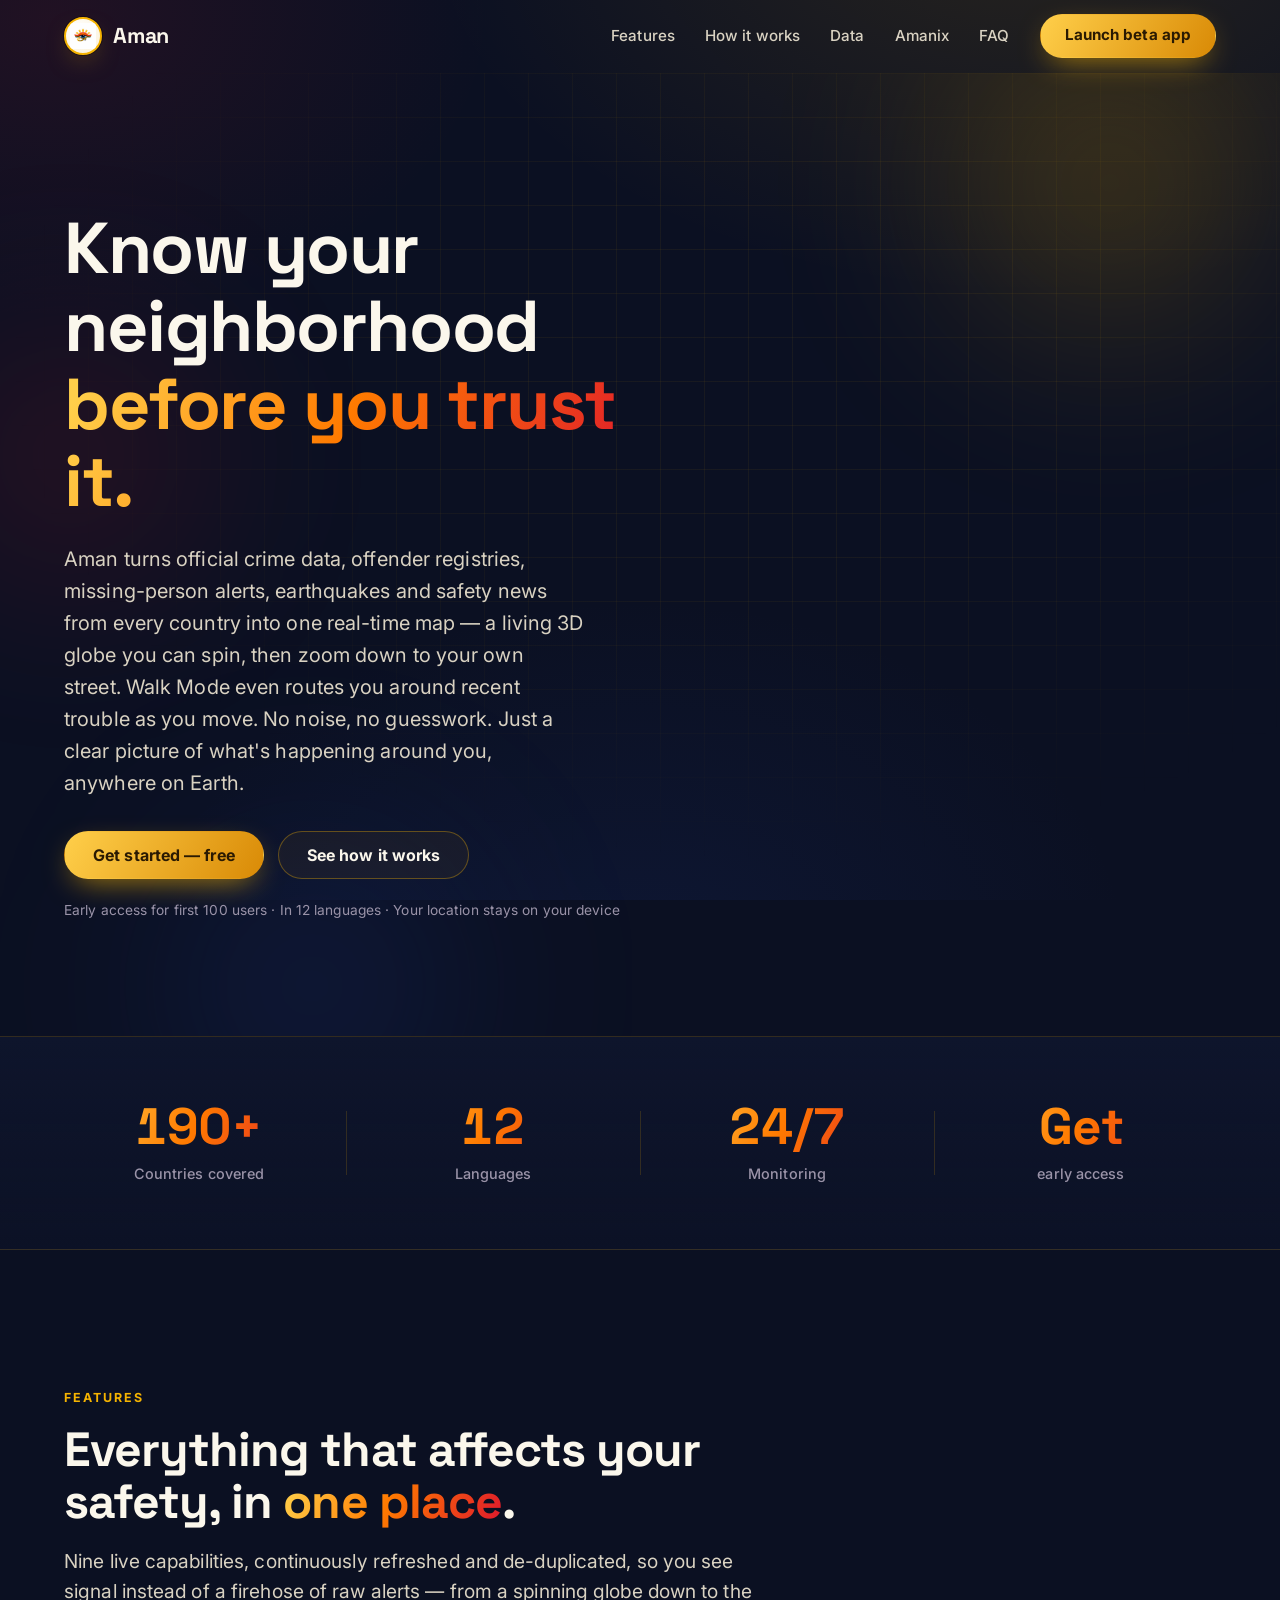
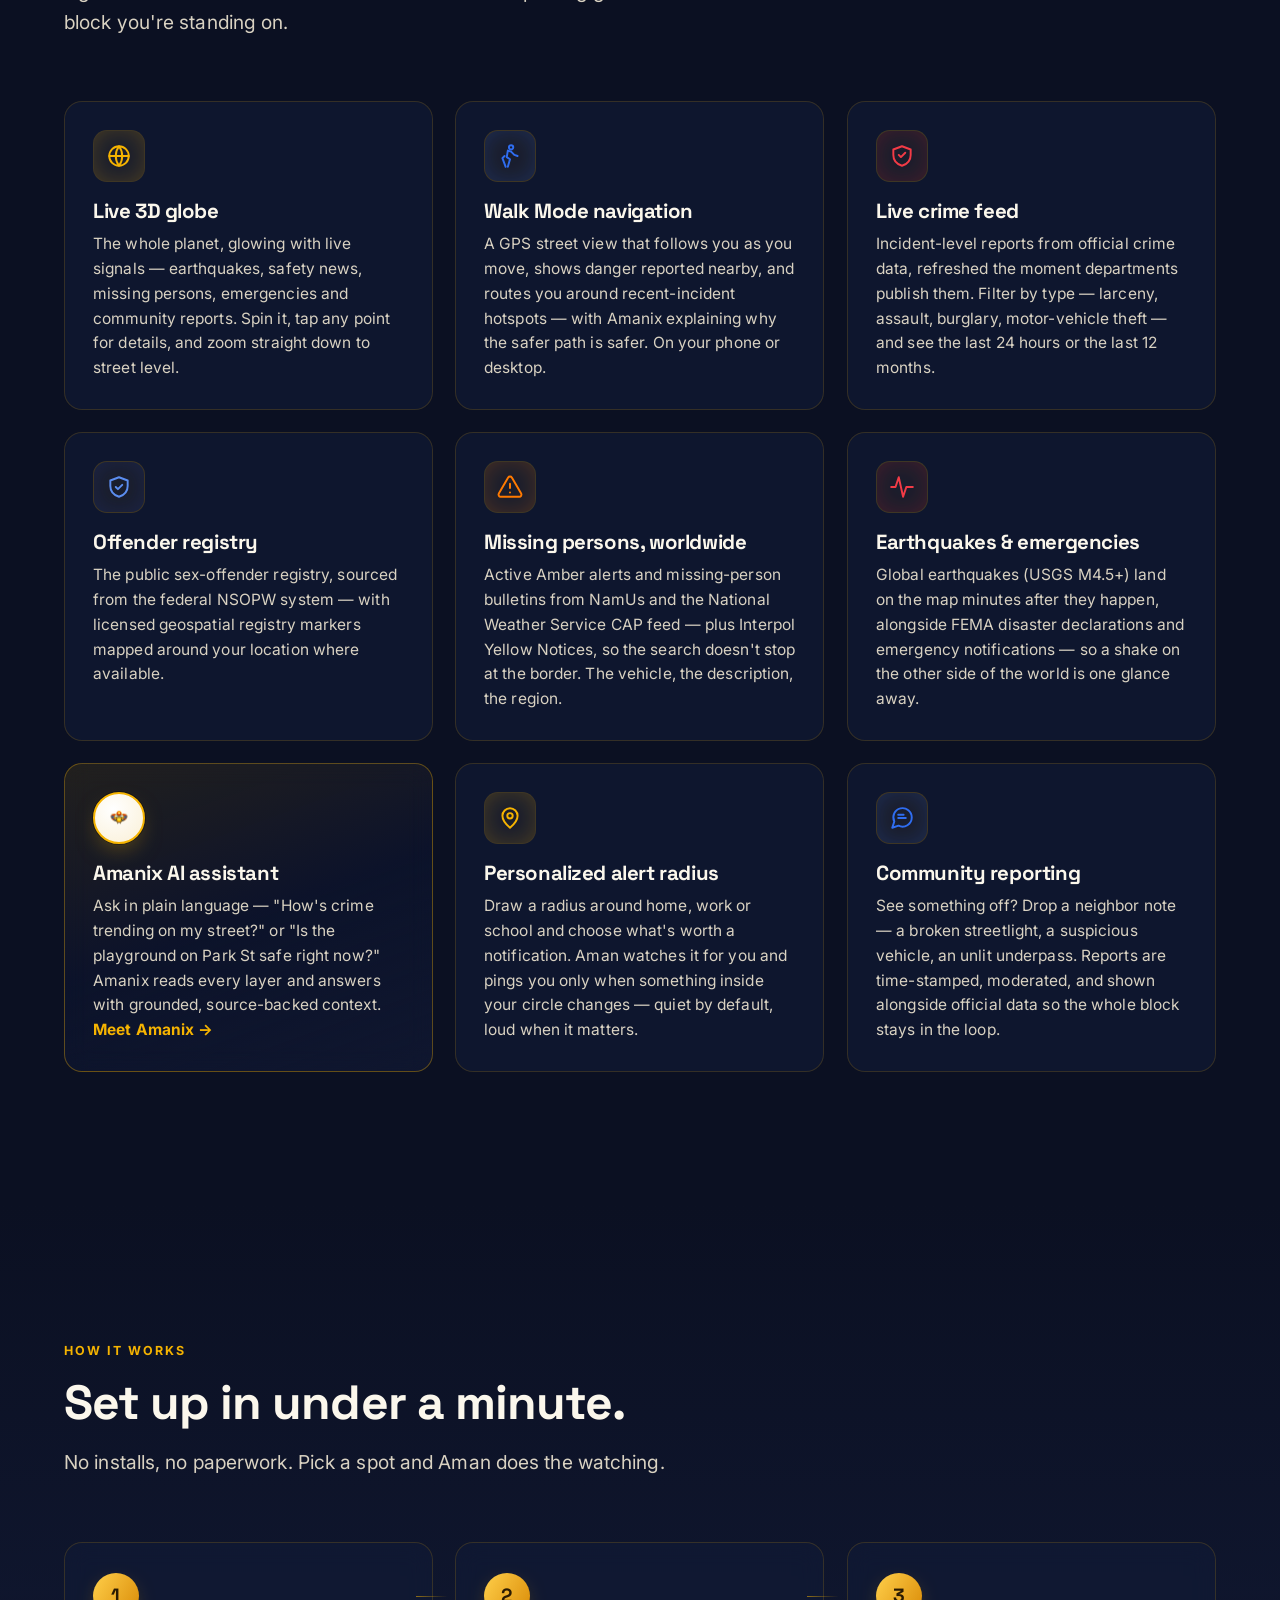
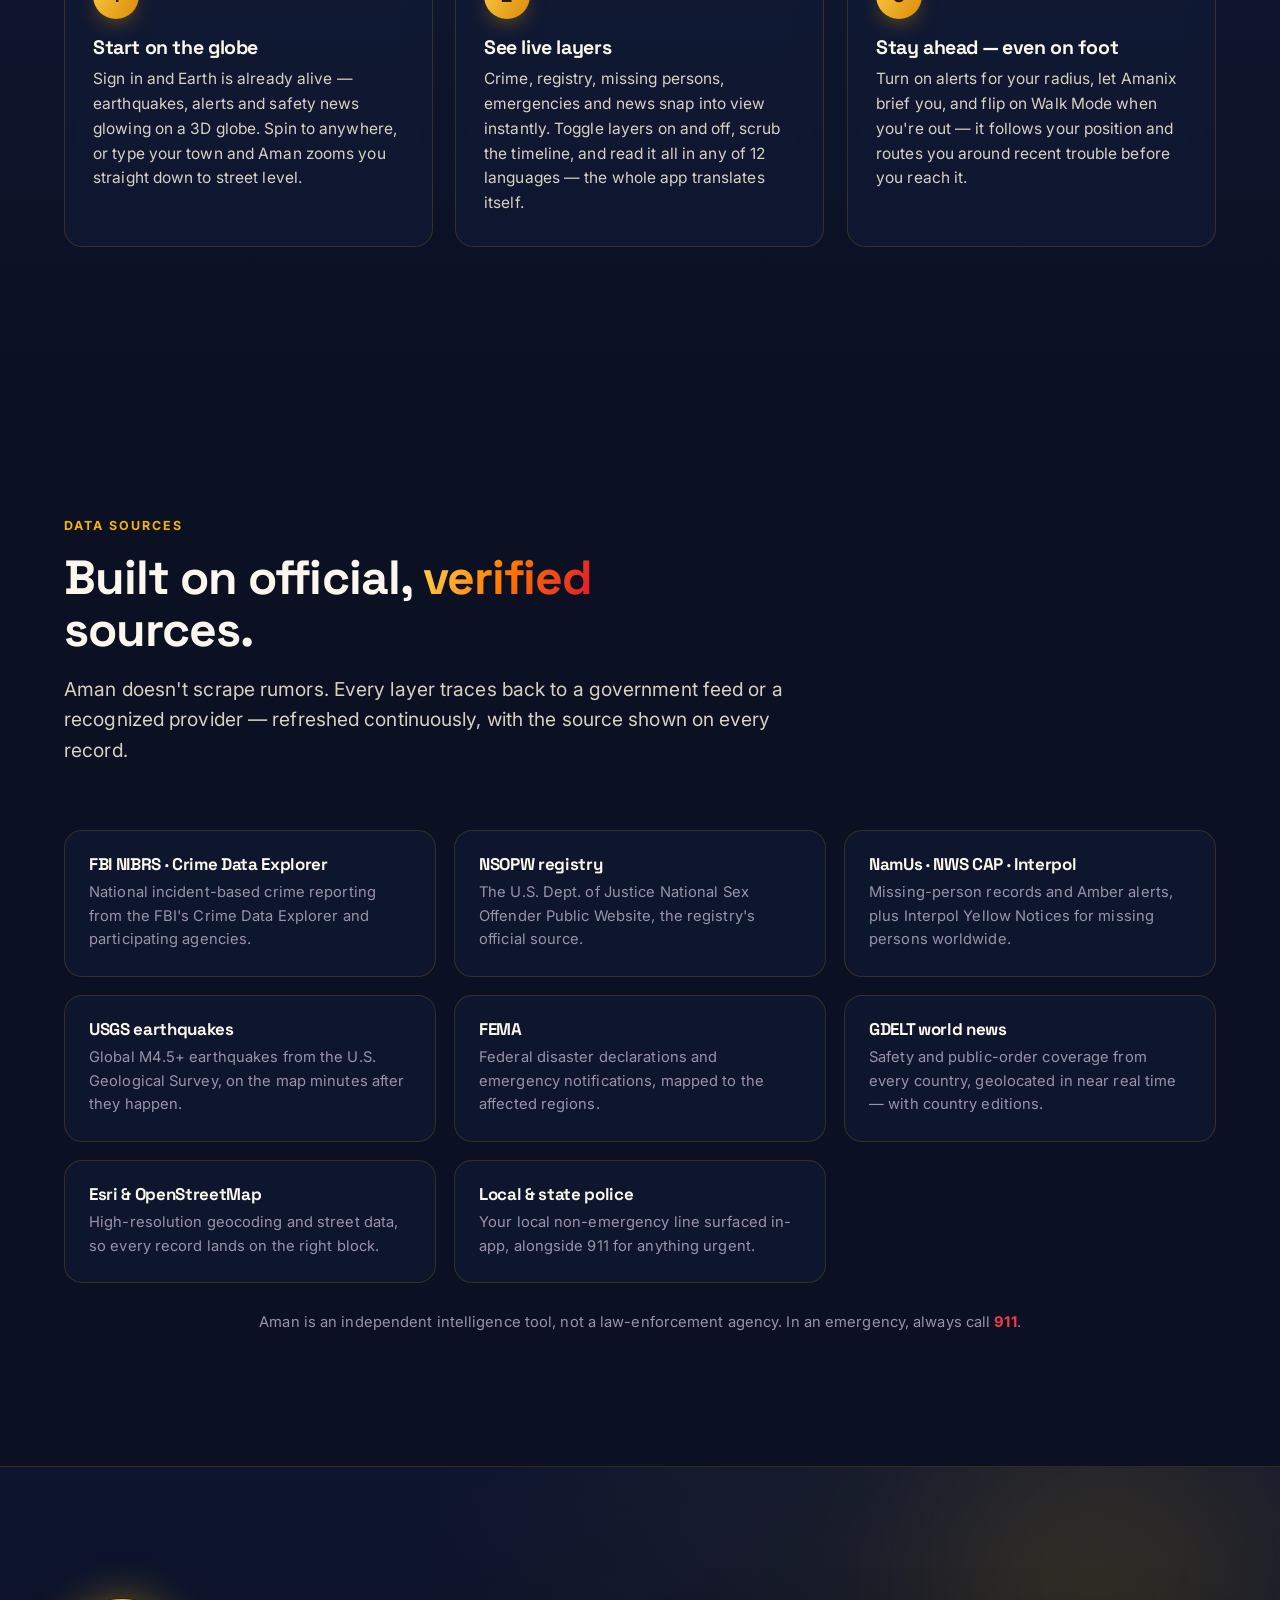
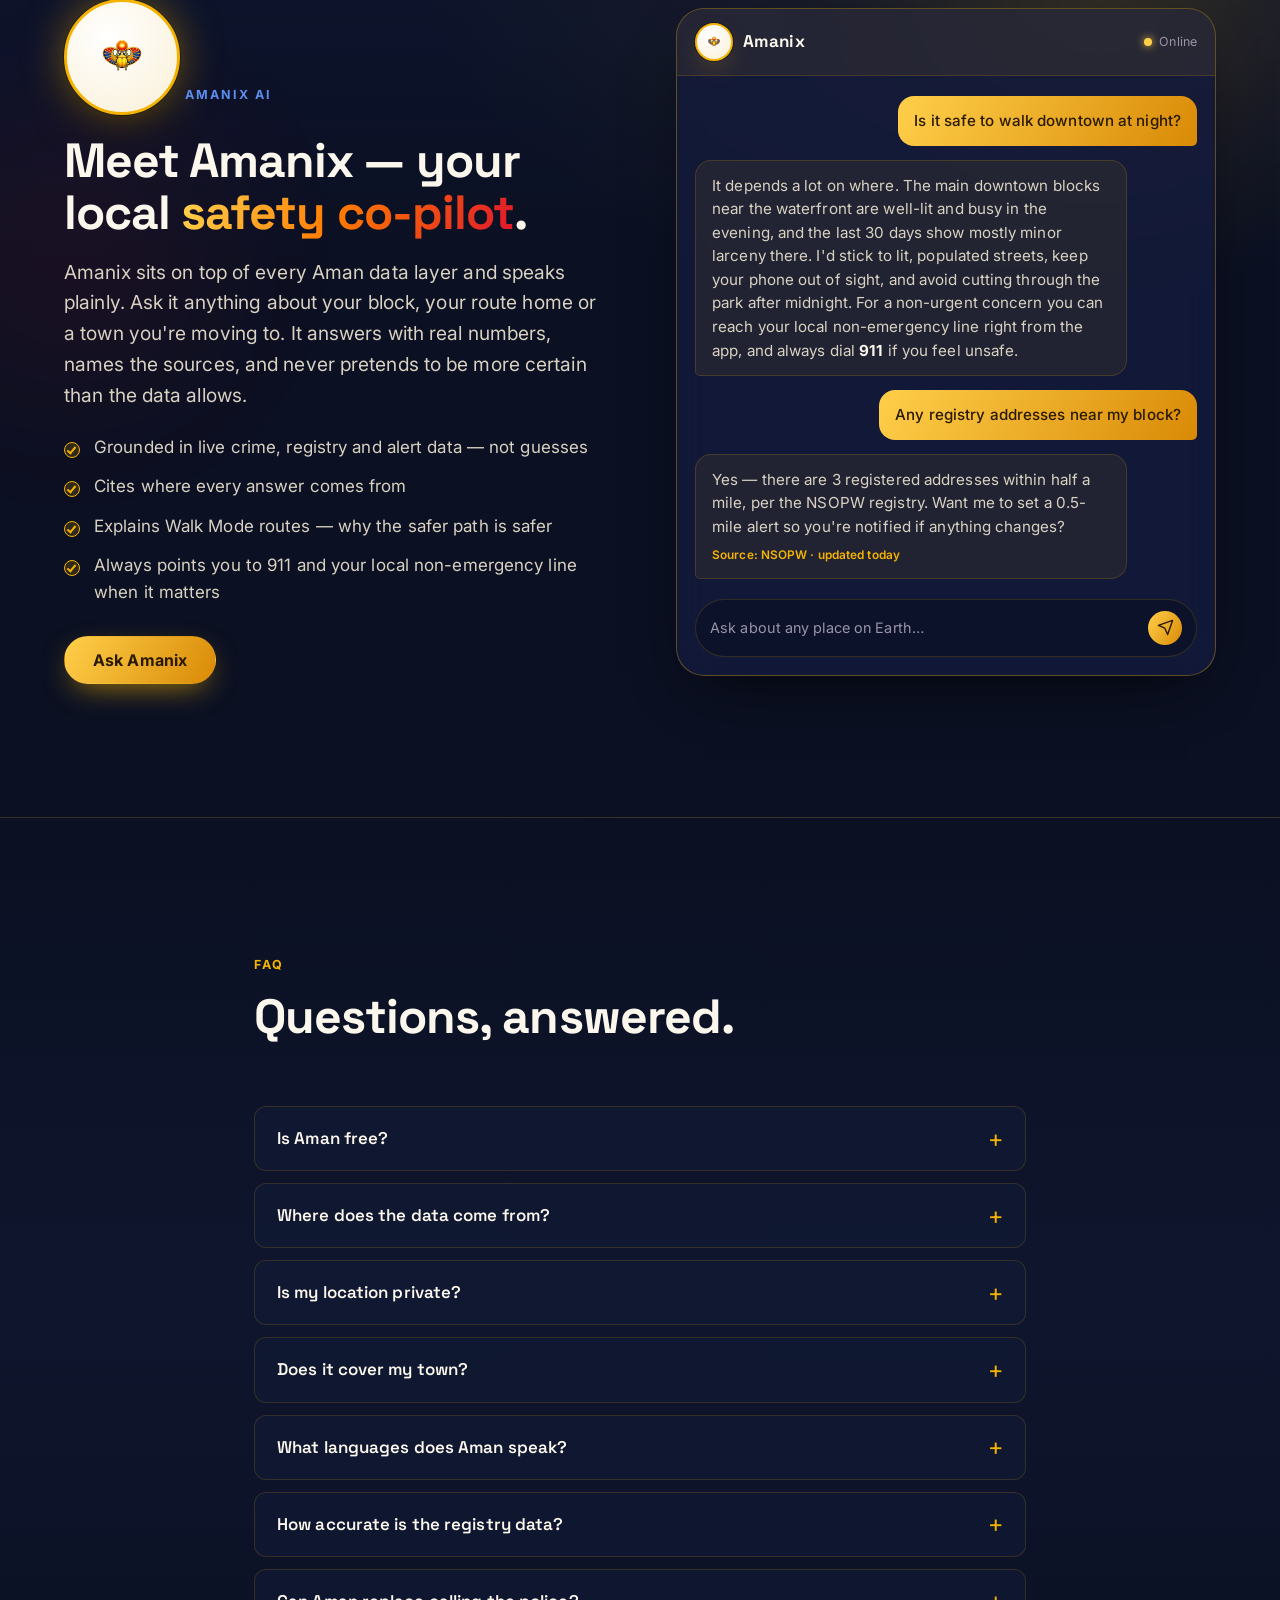
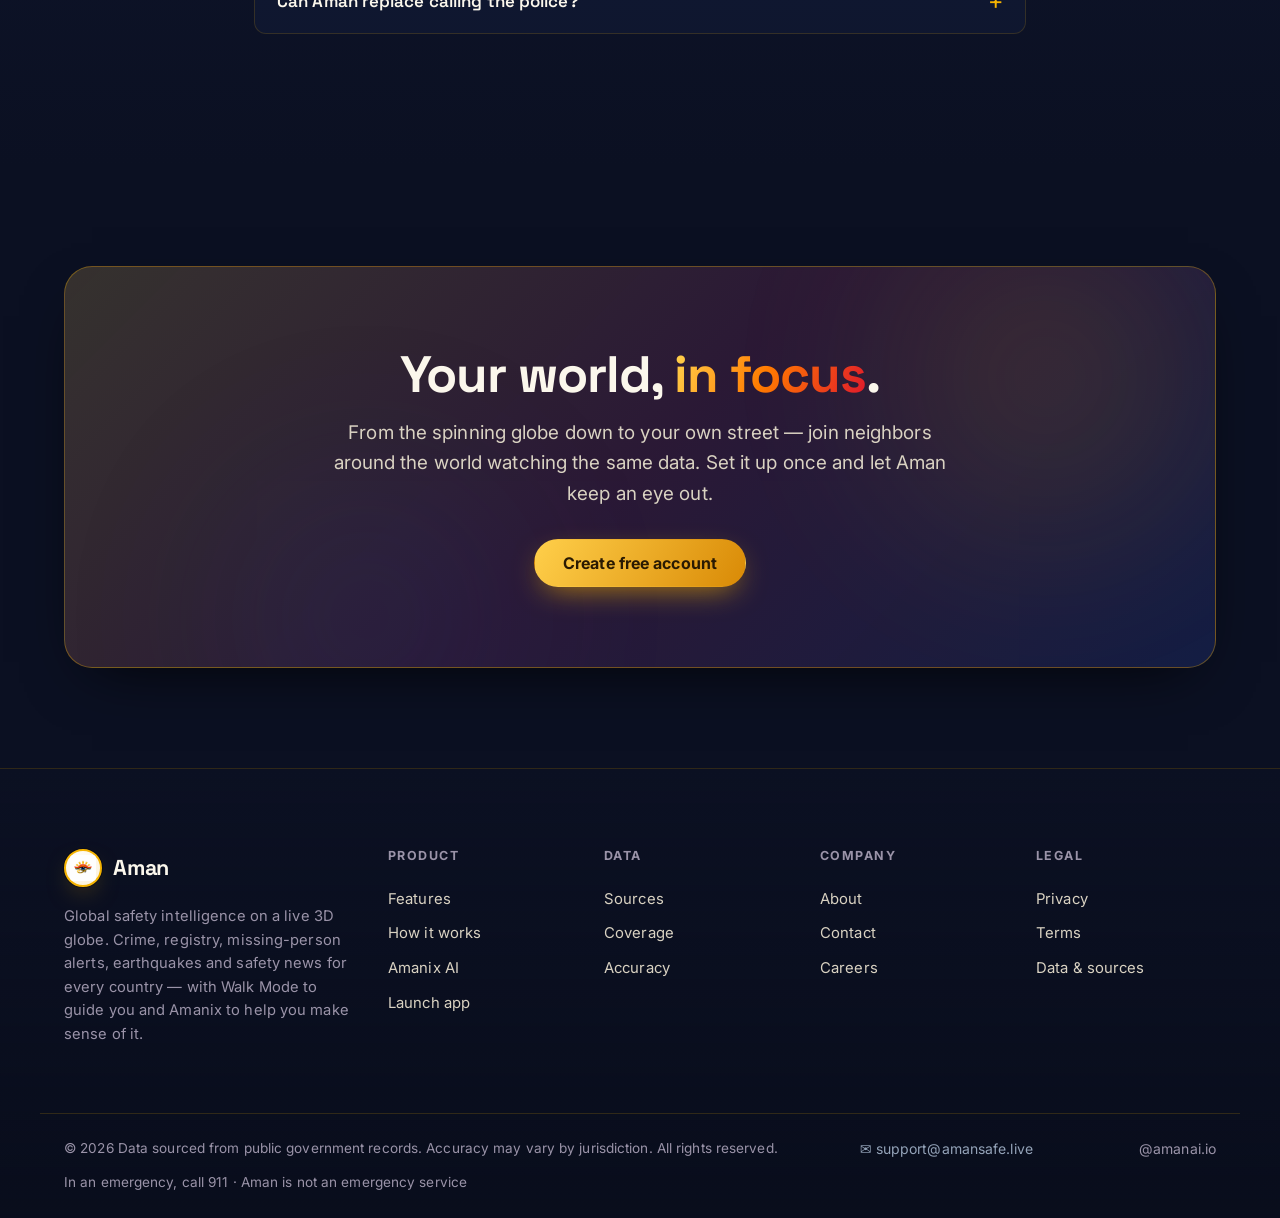
<file: index.html>
<!DOCTYPE html>
<html lang="en">
<head>
  <meta charset="UTF-8" />
  <meta name="viewport" content="width=device-width, initial-scale=1.0" />

  <title>Aman — Global Safety Intelligence</title>
  <meta name="description" content="Aman turns official crime data, offender registries, missing-person alerts, earthquakes and local news from every country into one real-time global safety map — with a live 3D globe, Walk Mode GPS navigation that routes you around trouble, and Amanix, your AI safety co-pilot. In 12 languages. Get early access." />
  <meta name="theme-color" content="#0b1022" />
  <meta name="color-scheme" content="dark" />

  <!-- Favicon -->
  <link rel="icon" href="assets/aman-logo.png" type="image/png" />
  <link rel="apple-touch-icon" href="assets/aman-logo.png" />

  <!-- Open Graph -->
  <meta property="og:type" content="website" />
  <meta property="og:site_name" content="Aman" />
  <meta property="og:title" content="Aman — Global Safety Intelligence" />
  <meta property="og:description" content="Know your world before you trust it. A live 3D globe of crime, missing-person alerts, earthquakes, emergencies and safety news for every country — plus Walk Mode navigation and Amanix, your AI safety co-pilot." />
  <meta property="og:image" content="assets/aman-logo.png" />

  <!-- Twitter -->
  <meta name="twitter:card" content="summary_large_image" />
  <meta name="twitter:title" content="Aman — Global Safety Intelligence" />
  <meta name="twitter:description" content="Know your world before you trust it. Live safety intelligence for every country on a 3D globe, in 12 languages. Get early access." />
  <meta name="twitter:image" content="assets/aman-logo.png" />

  <!-- Fonts -->
  <link rel="preconnect" href="https://fonts.googleapis.com" />
  <link rel="preconnect" href="https://fonts.gstatic.com" crossorigin />
  <link href="https://fonts.googleapis.com/css2?family=Inter:wght@300;400;500;600;700;800&family=Space+Grotesk:wght@600;700&display=swap" rel="stylesheet" />

  <link rel="stylesheet" href="styles.css" />
</head>
<body>
  <!-- Skip link for keyboard users -->
  <a class="skip-link" href="#main">Skip to content</a>

  <!-- Scroll progress bar -->
  <div class="scroll-progress" id="scrollProgress" aria-hidden="true"></div>

  <!-- ============================== NAV ============================== -->
  <header class="nav" id="nav">
    <div class="container nav__inner">
      <!-- Brand lockup: Aman Horus-eye seal + wordmark -->
      <a class="brand" href="#top" aria-label="Aman — home">
        <span class="seal seal--sm"><img src="assets/aman-logo.png" alt="" width="38" height="38" /></span>
        <span class="brand__word">Aman</span>
      </a>

      <nav class="nav__links" id="navLinks" aria-label="Primary">
        <a href="#features">Features</a>
        <a href="#how">How it works</a>
        <a href="#data">Data</a>
        <a href="#amanix">Amanix</a>
        <a href="#faq">FAQ</a>
        <!-- "Launch app" points to the Rails app in production -->
        <a class="btn btn--primary nav__cta" href="https://app.amansafe.live" target="_blank" rel="noopener noreferrer">Launch beta app</a>
      </nav>

      <button class="nav__toggle" id="navToggle" aria-label="Open menu" aria-expanded="false" aria-controls="navLinks">
        <span></span><span></span><span></span>
      </button>
    </div>
  </header>

  <main id="main">
    <span id="top"></span>

    <!-- ============================== HERO ============================== -->
    <section class="hero" aria-labelledby="hero-title">
      <!-- Aurora blobs + masked grid live behind everything -->
      <div class="aurora" aria-hidden="true">
        <span class="aurora__blob aurora__blob--cyan"></span>
        <span class="aurora__blob aurora__blob--blue"></span>
        <span class="aurora__blob aurora__blob--purple"></span>
      </div>
      <div class="grid-overlay" aria-hidden="true"></div>

      <div class="container hero__grid">
        <div class="hero__copy reveal">
          <h1 class="hero__title" id="hero-title">
            Know your neighborhood
            <span class="grad-text">before you trust it.</span>
          </h1>

          <p class="hero__sub">
            Aman turns official crime data, offender registries, missing-person alerts,
            earthquakes and safety news from every country into one real-time map — a
            living 3D globe you can spin, then zoom down to your own street. Walk Mode
            even routes you around recent trouble as you move. No noise, no guesswork.
            Just a clear picture of what's happening around you, anywhere on Earth.
          </p>

          <div class="hero__cta">
            <a class="btn btn--primary btn--lg" href="https://app.amansafe.live" data-app-link>Get started — free</a>
            <a class="btn btn--ghost btn--lg" href="#how">See how it works</a>
          </div>

          <p class="hero__note">
            Early access for first 100 users · In 12 languages · Your location stays on your device
          </p>
        </div>
      </div>
    </section>

    <!-- ====================== TRUST / STAT BAND ====================== -->
    <section class="stats reveal" aria-label="Aman by the numbers">
      <div class="container stats__grid">
        <div class="stat">
          <span class="stat__num" data-count="190" data-suffix="+">190+</span>
          <span class="stat__label">Countries covered</span>
        </div>
        <div class="stat">
          <span class="stat__num" data-count="12">12</span>
          <span class="stat__label">Languages</span>
        </div>
        <div class="stat">
          <span class="stat__num" data-count="24" data-suffix="/7">24/7</span>
          <span class="stat__label">Monitoring</span>
        </div>
        <div class="stat">
          <span class="stat__num stat__num--word">Get</span>
          <span class="stat__label">early access</span>
        </div>
      </div>
    </section>

    <!-- ========================= FEATURES ========================= -->
    <section class="section" id="features" aria-labelledby="features-title">
      <div class="container">
        <div class="section__head reveal">
          <span class="eyebrow">Features</span>
          <h2 class="section__title" id="features-title">
            Everything that affects your safety, in <span class="grad-text">one place</span>.
          </h2>
          <p class="section__lead">
            Nine live capabilities, continuously refreshed and de-duplicated, so you see
            signal instead of a firehose of raw alerts — from a spinning globe down to
            the block you're standing on.
          </p>
        </div>

        <div class="cards" id="featureCards">
          <!-- Live 3D Globe -->
          <article class="card spotlight reveal">
            <span class="card__icon card__icon--gold" aria-hidden="true">
              <svg viewBox="0 0 24 24" fill="none" stroke="currentColor" stroke-width="1.8" stroke-linecap="round" stroke-linejoin="round"><circle cx="12" cy="12" r="9"/><path d="M3 12h18"/><path d="M12 3a15 15 0 0 1 0 18a15 15 0 0 1 0-18Z"/></svg>
            </span>
            <h3 class="card__title">Live 3D globe</h3>
            <p class="card__body">
              The whole planet, glowing with live signals — earthquakes, safety news,
              missing persons, emergencies and community reports. Spin it, tap any point
              for details, and zoom straight down to street level.
            </p>
          </article>

          <!-- Walk Mode -->
          <article class="card spotlight reveal">
            <span class="card__icon card__icon--blue" aria-hidden="true">
              <svg viewBox="0 0 24 24" fill="none" stroke="currentColor" stroke-width="1.8" stroke-linecap="round" stroke-linejoin="round"><circle cx="13" cy="4" r="2"/><path d="m10 22 2-7-3-2 1-6 3 1 3 3 3 1"/><path d="m7 12-2 2 3 8"/></svg>
            </span>
            <h3 class="card__title">Walk Mode navigation</h3>
            <p class="card__body">
              A GPS street view that follows you as you move, shows danger reported
              nearby, and routes you around recent-incident hotspots — with Amanix
              explaining why the safer path is safer. On your phone or desktop.
            </p>
          </article>

          <!-- Live Crime Feed -->
          <article class="card spotlight reveal">
            <span class="card__icon card__icon--red" aria-hidden="true">
              <svg viewBox="0 0 24 24" fill="none" stroke="currentColor" stroke-width="1.8" stroke-linecap="round" stroke-linejoin="round"><path d="M12 3 4 6v5c0 5 3.4 8.5 8 10 4.6-1.5 8-5 8-10V6l-8-3Z"/><path d="m9 11 2 2 4-4"/></svg>
            </span>
            <h3 class="card__title">Live crime feed</h3>
            <p class="card__body">
              Incident-level reports from official crime data, refreshed the moment
              departments publish them. Filter by type — larceny, assault, burglary,
              motor-vehicle theft — and see the last 24 hours or the last 12 months.
            </p>
          </article>

          <!-- Offender Registry -->
          <article class="card spotlight reveal">
            <span class="card__icon card__icon--royal" aria-hidden="true">
              <svg viewBox="0 0 24 24" fill="none" stroke="currentColor" stroke-width="1.8" stroke-linecap="round" stroke-linejoin="round"><path d="M12 3 4 6v5c0 5 3.4 8.5 8 10 4.6-1.5 8-5 8-10V6l-8-3Z"/><path d="m9 12 2 2 4-4"/></svg>
            </span>
            <h3 class="card__title">Offender registry</h3>
            <p class="card__body">
              The public sex-offender registry, sourced from the federal NSOPW system —
              with licensed geospatial registry markers mapped around your location where
              available.
            </p>
          </article>

          <!-- Missing Persons, Worldwide -->
          <article class="card spotlight reveal">
            <span class="card__icon card__icon--orange" aria-hidden="true">
              <svg viewBox="0 0 24 24" fill="none" stroke="currentColor" stroke-width="1.8" stroke-linecap="round" stroke-linejoin="round"><path d="M10.3 3.2 1.7 18a2 2 0 0 0 1.7 3h17.2a2 2 0 0 0 1.7-3L13.7 3.2a2 2 0 0 0-3.4 0Z"/><path d="M12 9v4M12 17h.01"/></svg>
            </span>
            <h3 class="card__title">Missing persons, worldwide</h3>
            <p class="card__body">
              Active Amber alerts and missing-person bulletins from NamUs and the National
              Weather Service CAP feed — plus Interpol Yellow Notices, so the search
              doesn't stop at the border. The vehicle, the description, the region.
            </p>
          </article>

          <!-- Earthquakes & Emergencies -->
          <article class="card spotlight reveal">
            <span class="card__icon card__icon--red" aria-hidden="true">
              <svg viewBox="0 0 24 24" fill="none" stroke="currentColor" stroke-width="1.8" stroke-linecap="round" stroke-linejoin="round"><path d="M2 12h4l3-9 4 18 3-9h6"/></svg>
            </span>
            <h3 class="card__title">Earthquakes &amp; emergencies</h3>
            <p class="card__body">
              Global earthquakes (USGS M4.5+) land on the map minutes after they happen,
              alongside FEMA disaster declarations and emergency notifications — so a
              shake on the other side of the world is one glance away.
            </p>
          </article>

          <!-- Amanix AI Assistant -->
          <article class="card spotlight reveal card--feature-amanix">
            <span class="card__icon card__icon--seal" aria-hidden="true">
              <span class="seal seal--md"><img src="assets/amanix-logo.png" alt="" width="52" height="52" /></span>
            </span>
            <h3 class="card__title">Amanix AI assistant</h3>
            <p class="card__body">
              Ask in plain language — "How's crime trending on my street?" or "Is the
              playground on Park St safe right now?" Amanix reads every layer and answers
              with grounded, source-backed context. <a href="#amanix">Meet Amanix →</a>
            </p>
          </article>

          <!-- Personalized Alert Radius -->
          <article class="card spotlight reveal">
            <span class="card__icon card__icon--gold" aria-hidden="true">
              <svg viewBox="0 0 24 24" fill="none" stroke="currentColor" stroke-width="1.8" stroke-linecap="round" stroke-linejoin="round"><path d="M12 21s-7-5.7-7-11a7 7 0 0 1 14 0c0 5.3-7 11-7 11Z"/><circle cx="12" cy="10" r="2.5"/></svg>
            </span>
            <h3 class="card__title">Personalized alert radius</h3>
            <p class="card__body">
              Draw a radius around home, work or school and choose what's worth a
              notification. Aman watches it for you and pings you only when something
              inside your circle changes — quiet by default, loud when it matters.
            </p>
          </article>

          <!-- Community Reporting -->
          <article class="card spotlight reveal">
            <span class="card__icon card__icon--blue" aria-hidden="true">
              <svg viewBox="0 0 24 24" fill="none" stroke="currentColor" stroke-width="1.8" stroke-linecap="round" stroke-linejoin="round"><path d="M21 11.5a8.5 8.5 0 0 1-12.2 7.6L3 21l1.9-5.8A8.5 8.5 0 1 1 21 11.5Z"/><path d="M8.5 12h7M8.5 9h5"/></svg>
            </span>
            <h3 class="card__title">Community reporting</h3>
            <p class="card__body">
              See something off? Drop a neighbor note — a broken streetlight, a suspicious
              vehicle, an unlit underpass. Reports are time-stamped, moderated, and shown
              alongside official data so the whole block stays in the loop.
            </p>
          </article>
        </div>
      </div>
    </section>

    <!-- ========================= HOW IT WORKS ========================= -->
    <section class="section section--alt" id="how" aria-labelledby="how-title">
      <div class="container">
        <div class="section__head reveal">
          <span class="eyebrow">How it works</span>
          <h2 class="section__title" id="how-title">Set up in under a minute.</h2>
          <p class="section__lead">No installs, no paperwork. Pick a spot and Aman does the watching.</p>
        </div>

        <ol class="steps">
          <li class="step reveal">
            <span class="step__num">1</span>
            <h3 class="step__title">Start on the globe</h3>
            <p class="step__body">
              Sign in and Earth is already alive — earthquakes, alerts and safety news
              glowing on a 3D globe. Spin to anywhere, or type your town and Aman zooms
              you straight down to street level.
            </p>
          </li>
          <li class="step reveal">
            <span class="step__num">2</span>
            <h3 class="step__title">See live layers</h3>
            <p class="step__body">
              Crime, registry, missing persons, emergencies and news snap into view
              instantly. Toggle layers on and off, scrub the timeline, and read it all in
              any of 12 languages — the whole app translates itself.
            </p>
          </li>
          <li class="step reveal">
            <span class="step__num">3</span>
            <h3 class="step__title">Stay ahead — even on foot</h3>
            <p class="step__body">
              Turn on alerts for your radius, let Amanix brief you, and flip on Walk Mode
              when you're out — it follows your position and routes you around recent
              trouble before you reach it.
            </p>
          </li>
        </ol>
      </div>
    </section>

    <!-- ========================= DATA SOURCES ========================= -->
    <section class="section" id="data" aria-labelledby="data-title">
      <div class="container">
        <div class="section__head reveal">
          <span class="eyebrow">Data sources</span>
          <h2 class="section__title" id="data-title">
            Built on official, <span class="grad-text">verified</span> sources.
          </h2>
          <p class="section__lead">
            Aman doesn't scrape rumors. Every layer traces back to a government feed or a
            recognized provider — refreshed continuously, with the source shown on every record.
          </p>
        </div>

        <div class="sources reveal">
          <div class="source">
            <h3 class="source__name">FBI NIBRS · Crime Data Explorer</h3>
            <p class="source__desc">National incident-based crime reporting from the FBI's Crime Data Explorer and participating agencies.</p>
          </div>
          <div class="source">
            <h3 class="source__name">NSOPW registry</h3>
            <p class="source__desc">The U.S. Dept. of Justice National Sex Offender Public Website, the registry's official source.</p>
          </div>
          <div class="source">
            <h3 class="source__name">NamUs · NWS CAP · Interpol</h3>
            <p class="source__desc">Missing-person records and Amber alerts, plus Interpol Yellow Notices for missing persons worldwide.</p>
          </div>
          <div class="source">
            <h3 class="source__name">USGS earthquakes</h3>
            <p class="source__desc">Global M4.5+ earthquakes from the U.S. Geological Survey, on the map minutes after they happen.</p>
          </div>
          <div class="source">
            <h3 class="source__name">FEMA</h3>
            <p class="source__desc">Federal disaster declarations and emergency notifications, mapped to the affected regions.</p>
          </div>
          <div class="source">
            <h3 class="source__name">GDELT world news</h3>
            <p class="source__desc">Safety and public-order coverage from every country, geolocated in near real time — with country editions.</p>
          </div>
          <div class="source">
            <h3 class="source__name">Esri &amp; OpenStreetMap</h3>
            <p class="source__desc">High-resolution geocoding and street data, so every record lands on the right block.</p>
          </div>
          <div class="source">
            <h3 class="source__name">Local &amp; state police</h3>
            <p class="source__desc">Your local non-emergency line surfaced in-app, alongside 911 for anything urgent.</p>
          </div>
        </div>

        <p class="sources__note reveal">
          Aman is an independent intelligence tool, not a law-enforcement agency. In an
          emergency, always call <strong>911</strong>.
        </p>
      </div>
    </section>

    <!-- ========================= AMANIX ========================= -->
    <section class="amanix" id="amanix" aria-labelledby="amanix-title">
      <div class="aurora aurora--soft" aria-hidden="true">
        <span class="aurora__blob aurora__blob--cyan"></span>
        <span class="aurora__blob aurora__blob--purple"></span>
      </div>

      <div class="container amanix__grid">
        <div class="amanix__copy reveal">
          <span class="amanix__logo">
            <span class="seal seal--xl"><img src="assets/amanix-logo.png" alt="Amanix" /></span>
          </span>
          <span class="eyebrow eyebrow--amanix">Amanix AI</span>
          <h2 class="section__title" id="amanix-title">
            Meet Amanix — your local <span class="grad-text">safety co-pilot</span>.
          </h2>
          <p class="section__lead">
            Amanix sits on top of every Aman data layer and speaks plainly. Ask it anything
            about your block, your route home or a town you're moving to. It answers with
            real numbers, names the sources, and never pretends to be more certain than the
            data allows.
          </p>
          <ul class="amanix__points">
            <li>Grounded in live crime, registry and alert data — not guesses</li>
            <li>Cites where every answer comes from</li>
            <li>Explains Walk Mode routes — why the safer path is safer</li>
            <li>Always points you to 911 and your local non-emergency line when it matters</li>
          </ul>
          <a class="btn btn--primary btn--lg" href="#" data-app-link>Ask Amanix</a>
        </div>

        <!-- Faux chat transcript -->
        <div class="chat reveal" role="img" aria-label="Example conversation with the Amanix assistant about neighborhood safety">
          <div class="chat__head">
            <span class="seal seal--sm"><img src="assets/amanix-logo.png" alt="" width="40" height="40" /></span>
            <span class="chat__name">Amanix</span>
            <span class="chat__status"><span class="chat__dot"></span>Online</span>
          </div>

          <div class="chat__body">
            <div class="bubble bubble--user">
              Is it safe to walk downtown at night?
            </div>

            <div class="bubble bubble--bot">
              It depends a lot on where. The main downtown blocks near the waterfront are
              well-lit and busy in the evening, and the last 30 days show mostly minor
              larceny there. I'd stick to lit, populated streets, keep your phone out of
              sight, and avoid cutting through the park after midnight. For a non-urgent
              concern you can reach your local non-emergency line right from the app, and
              always dial <strong>911</strong> if you feel unsafe.
            </div>

            <div class="bubble bubble--user">
              Any registry addresses near my block?
            </div>

            <div class="bubble bubble--bot">
              Yes — there are 3 registered addresses within half a mile, per the NSOPW
              registry. Want me to set a 0.5-mile alert so you're notified if anything
              changes?
              <span class="bubble__src">Source: NSOPW · updated today</span>
            </div>
          </div>

          <div class="chat__input" aria-hidden="true">
            <span class="chat__placeholder">Ask about any place on Earth…</span>
            <span class="chat__send">
              <svg viewBox="0 0 24 24" fill="none" stroke="currentColor" stroke-width="2" stroke-linecap="round" stroke-linejoin="round"><path d="m22 2-7 20-4-9-9-4 20-7Z"/></svg>
            </span>
          </div>
        </div>
      </div>
    </section>

    <!-- ========================= FAQ ========================= -->
    <section class="section section--alt" id="faq" aria-labelledby="faq-title">
      <div class="container container--narrow">
        <div class="section__head reveal">
          <span class="eyebrow">FAQ</span>
          <h2 class="section__title" id="faq-title">Questions, answered.</h2>
        </div>

        <div class="faq reveal">
          <details class="faq__item">
            <summary>Is Aman free?</summary>
            <div class="faq__answer">
              Aman beta is full access for limited time — the live feed, all six data layers, your
              alert radius and Amanix are included. No credit card, no trial clock.
            </div>
          </details>

          <details class="faq__item">
            <summary>Where does the data come from?</summary>
            <div class="faq__answer">
              From official and verified sources: the FBI's NIBRS / Crime Data Explorer for
              crime, the federal NSOPW sex-offender registry, NamUs, the NWS CAP feed and
              Interpol Yellow Notices for missing-person and Amber alerts, USGS for global
              earthquakes, FEMA for disaster declarations, GDELT for safety news worldwide,
              and Esri / OpenStreetMap for geocoding. Every record shows its source.
            </div>
          </details>

          <details class="faq__item">
            <summary>Is my location private?</summary>
            <div class="faq__answer">
              Your saved places live on your device and are used to filter what you see. We don't
              sell location data, and you can clear your saved spots at any time. Amanix only uses
              the area you ask about to answer your question.
            </div>
          </details>

          <details class="faq__item">
            <summary>Does it cover my town?</summary>
            <div class="faq__answer">
              Aman is worldwide. The globe carries safety news editions for 190+ countries,
              Interpol missing-person notices, global earthquakes and FEMA emergencies —
              and in the U.S. you also get incident-level crime, the offender registry and
              Amber alerts, from big cities to small rural towns. Coverage depth depends on
              what each agency reports to the public feeds.
            </div>
          </details>

          <details class="faq__item">
            <summary>What languages does Aman speak?</summary>
            <div class="faq__answer">
              Twelve: English, Español, Français, Português, Deutsch, Italiano, 中文,
              हिन्दी, العربية, 日本語, 한국어 and Русский. Pick a language and the whole
              app — including live news and Amanix chats — translates itself.
            </div>
          </details>

          <details class="faq__item">
            <summary>How accurate is the registry data?</summary>
            <div class="faq__answer">
              Registry records come straight from NSOPW, the official federal source, and are
              refreshed continuously. As with any public registry, addresses can lag real-world
              moves, so Aman timestamps every record and labels its source. It's a tool for
              awareness — not a substitute for official verification.
            </div>
          </details>

          <details class="faq__item">
            <summary>Can Aman replace calling the police?</summary>
            <div class="faq__answer">
              No. Aman is an intelligence and awareness tool, not an emergency service. For
              anything urgent, call <strong>911</strong>. For non-emergencies, Aman surfaces
              your local non-emergency line right in the app.
            </div>
          </details>
        </div>
      </div>
    </section>

    <!-- ========================= FINAL CTA ========================= -->
    <section class="cta-band reveal" aria-labelledby="cta-title">
      <div class="container">
        <div class="cta-panel">
          <div class="aurora aurora--soft" aria-hidden="true">
            <span class="aurora__blob aurora__blob--cyan"></span>
            <span class="aurora__blob aurora__blob--blue"></span>
          </div>
          <div class="cta-panel__inner">
            <h2 class="cta-panel__title" id="cta-title">
              Your world, <span class="grad-text">in focus</span>.
            </h2>
            <p class="cta-panel__sub">
              From the spinning globe down to your own street — join neighbors around the
              world watching the same data. Set it up once and let Aman keep an eye out.
            </p>
            <a class="btn btn--primary btn--lg" href="https://app.amansafe.live" data-app-link>Create free account</a>
          </div>
        </div>
      </div>
    </section>
  </main>

  <!-- ========================= FOOTER ========================= -->
  <footer class="footer" aria-labelledby="footer-heading">
    <h2 id="footer-heading" class="visually-hidden">Footer</h2>
    <div class="container footer__grid">
      <div class="footer__brand">
        <a class="brand" href="#top" aria-label="Aman — home">
          <span class="seal seal--sm"><img src="assets/aman-logo.png" alt="" width="38" height="38" /></span>
          <span class="brand__word">Aman</span>
        </a>
        <p class="footer__blurb">
          Global safety intelligence on a live 3D globe. Crime, registry, missing-person
          alerts, earthquakes and safety news for every country — with Walk Mode to guide
          you and Amanix to help you make sense of it.
        </p>
      </div>

      <nav class="footer__col" aria-label="Product">
        <h3 class="footer__heading">Product</h3>
        <a href="#features">Features</a>
        <a href="#how">How it works</a>
        <a href="#amanix">Amanix AI</a>
        <a href="#" data-app-link>Launch app</a>
      </nav>

      <nav class="footer__col" aria-label="Data">
        <h3 class="footer__heading">Data</h3>
        <a href="#data">Sources</a>
        <a href="#data">Coverage</a>
        <a href="#faq">Accuracy</a>
      </nav>

      <nav class="footer__col" aria-label="Company">
        <h3 class="footer__heading">Company</h3>
        <a href="#">About</a>
        <a href="#">Contact</a>
        <a href="#">Careers</a>
      </nav>

      <nav class="footer__col" aria-label="Legal">
        <h3 class="footer__heading">Legal</h3>
        <a href="/privacy">Privacy</a>
        <a href="/terms">Terms</a>
        <a href="#">Data &amp; sources</a>
      </nav>
    </div>

    <div class="container footer__bottom">
      <span>© <span id="year">2026</span> Data sourced from public government records. Accuracy may vary by jurisdiction. All rights reserved.</span>
      <a href="mailto:support@amansafe.live" style="color: #94a3b8; text-decoration: none; margin-right: 24px; font-size: 14px;">
        &#9993; support@amansafe.live
      </a>
      <a href="https://instagram.com/amanai.io" target="_blank" style="color: var(--text-secondary); text-decoration: none; font-size: 14px;">
        <i class="fa-brands fa-instagram"></i> @amanai.io
      </a>
      <span class="footer__fine">In an emergency, call 911 · Aman is not an emergency service</span>
    </div>
  </footer>

  <script src="script.js" defer></script>
</body>
</html>
</file>
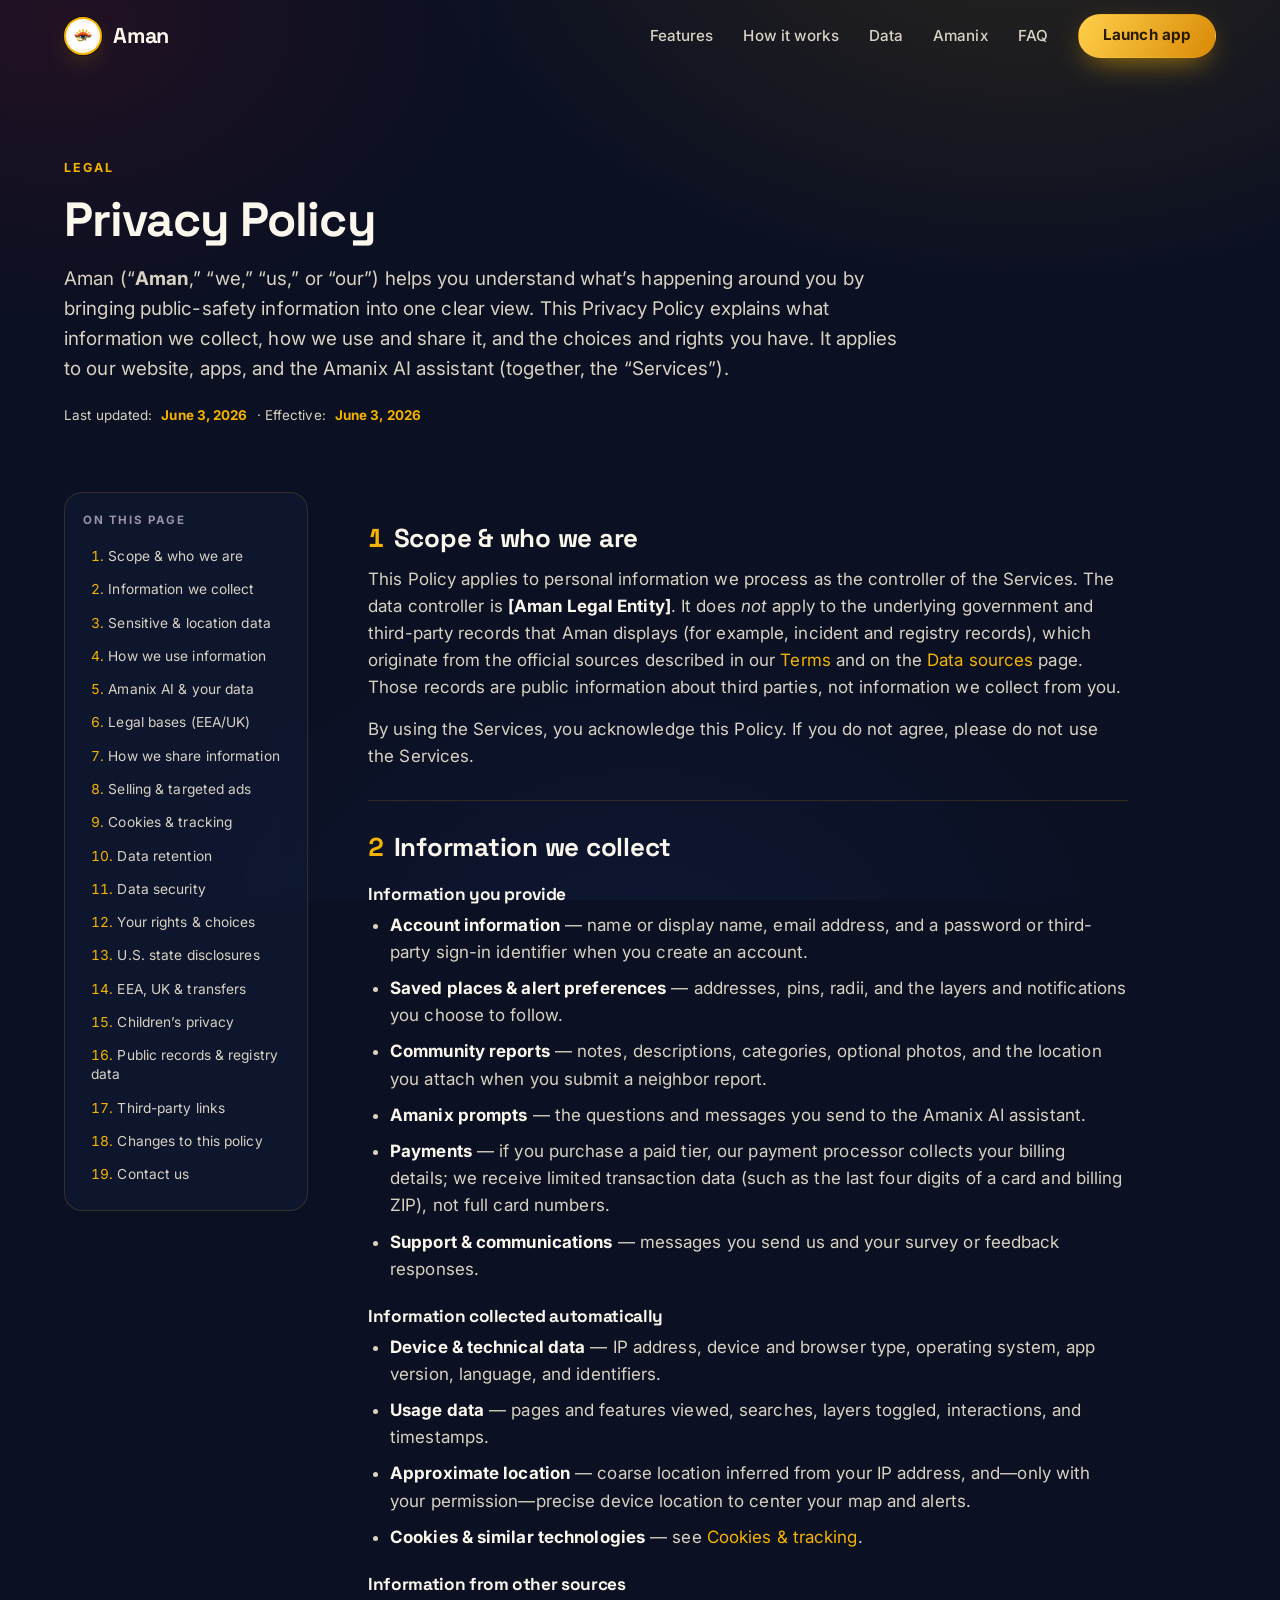
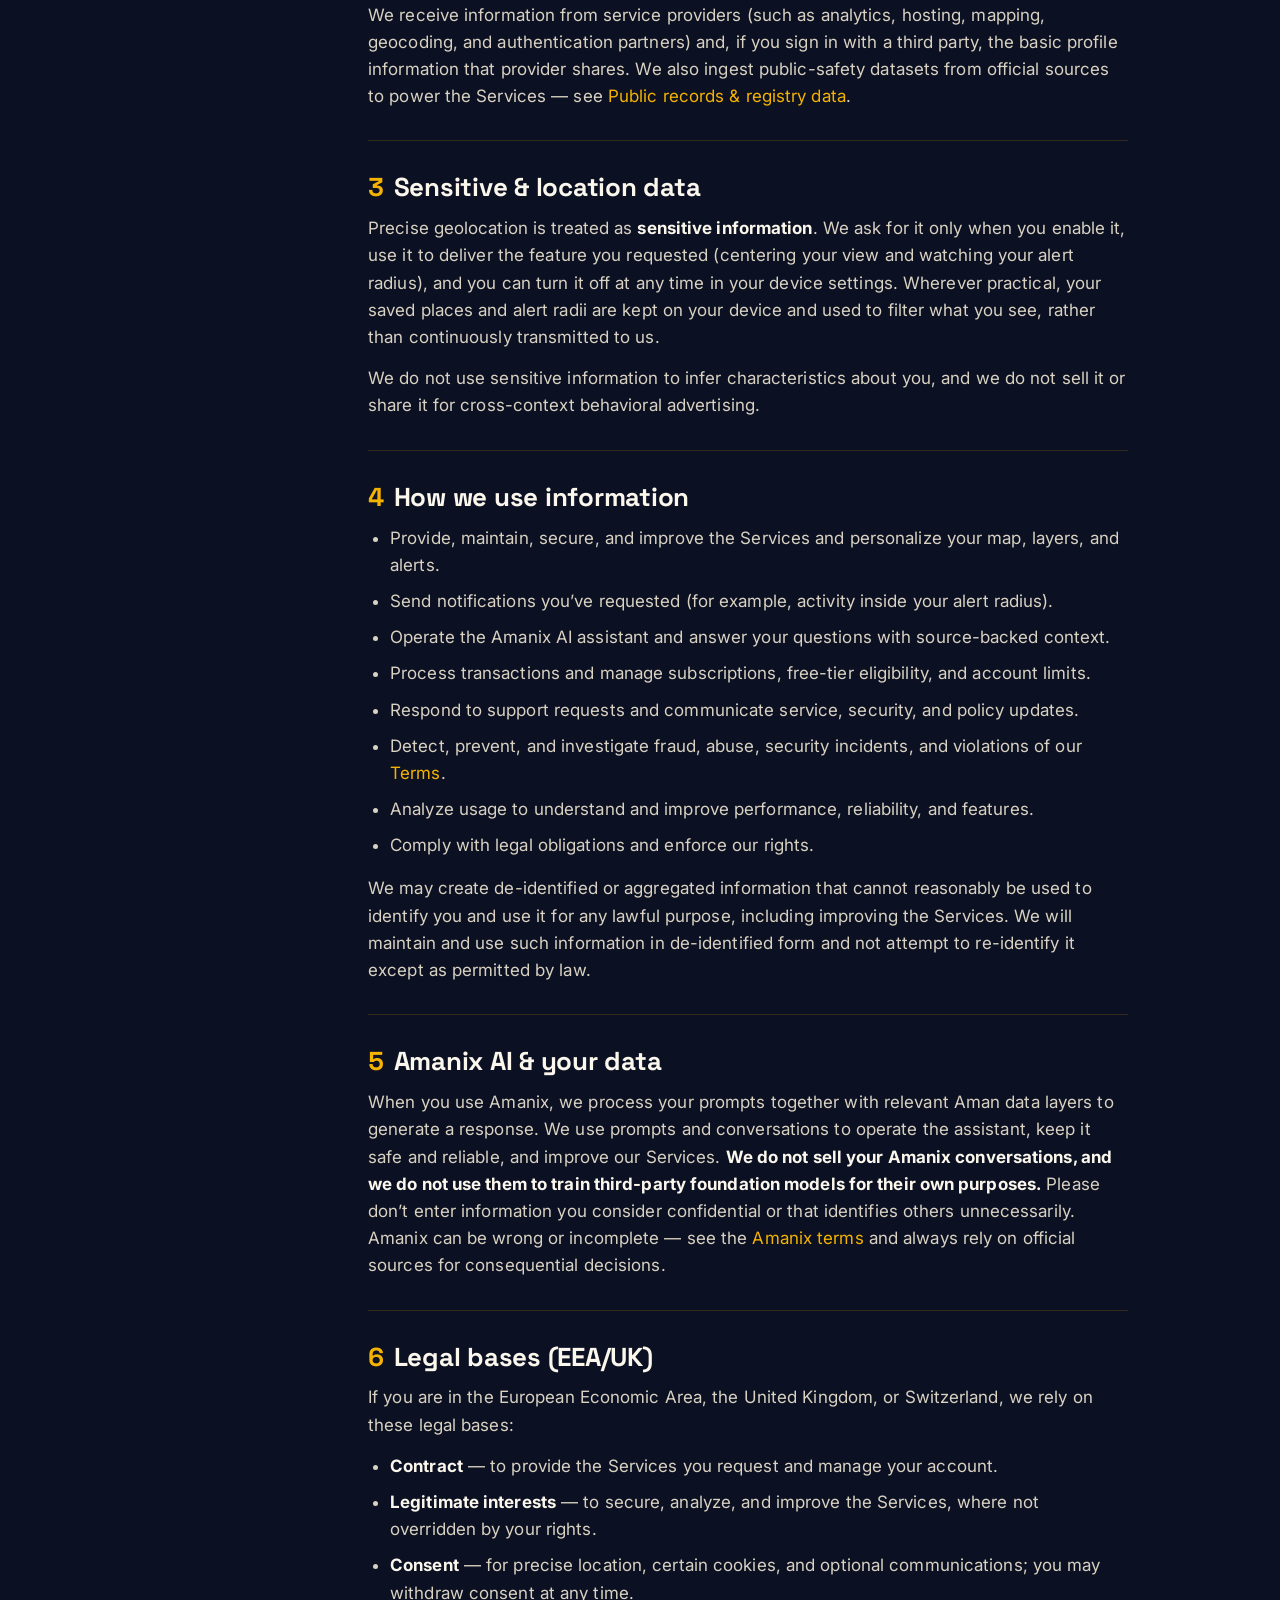
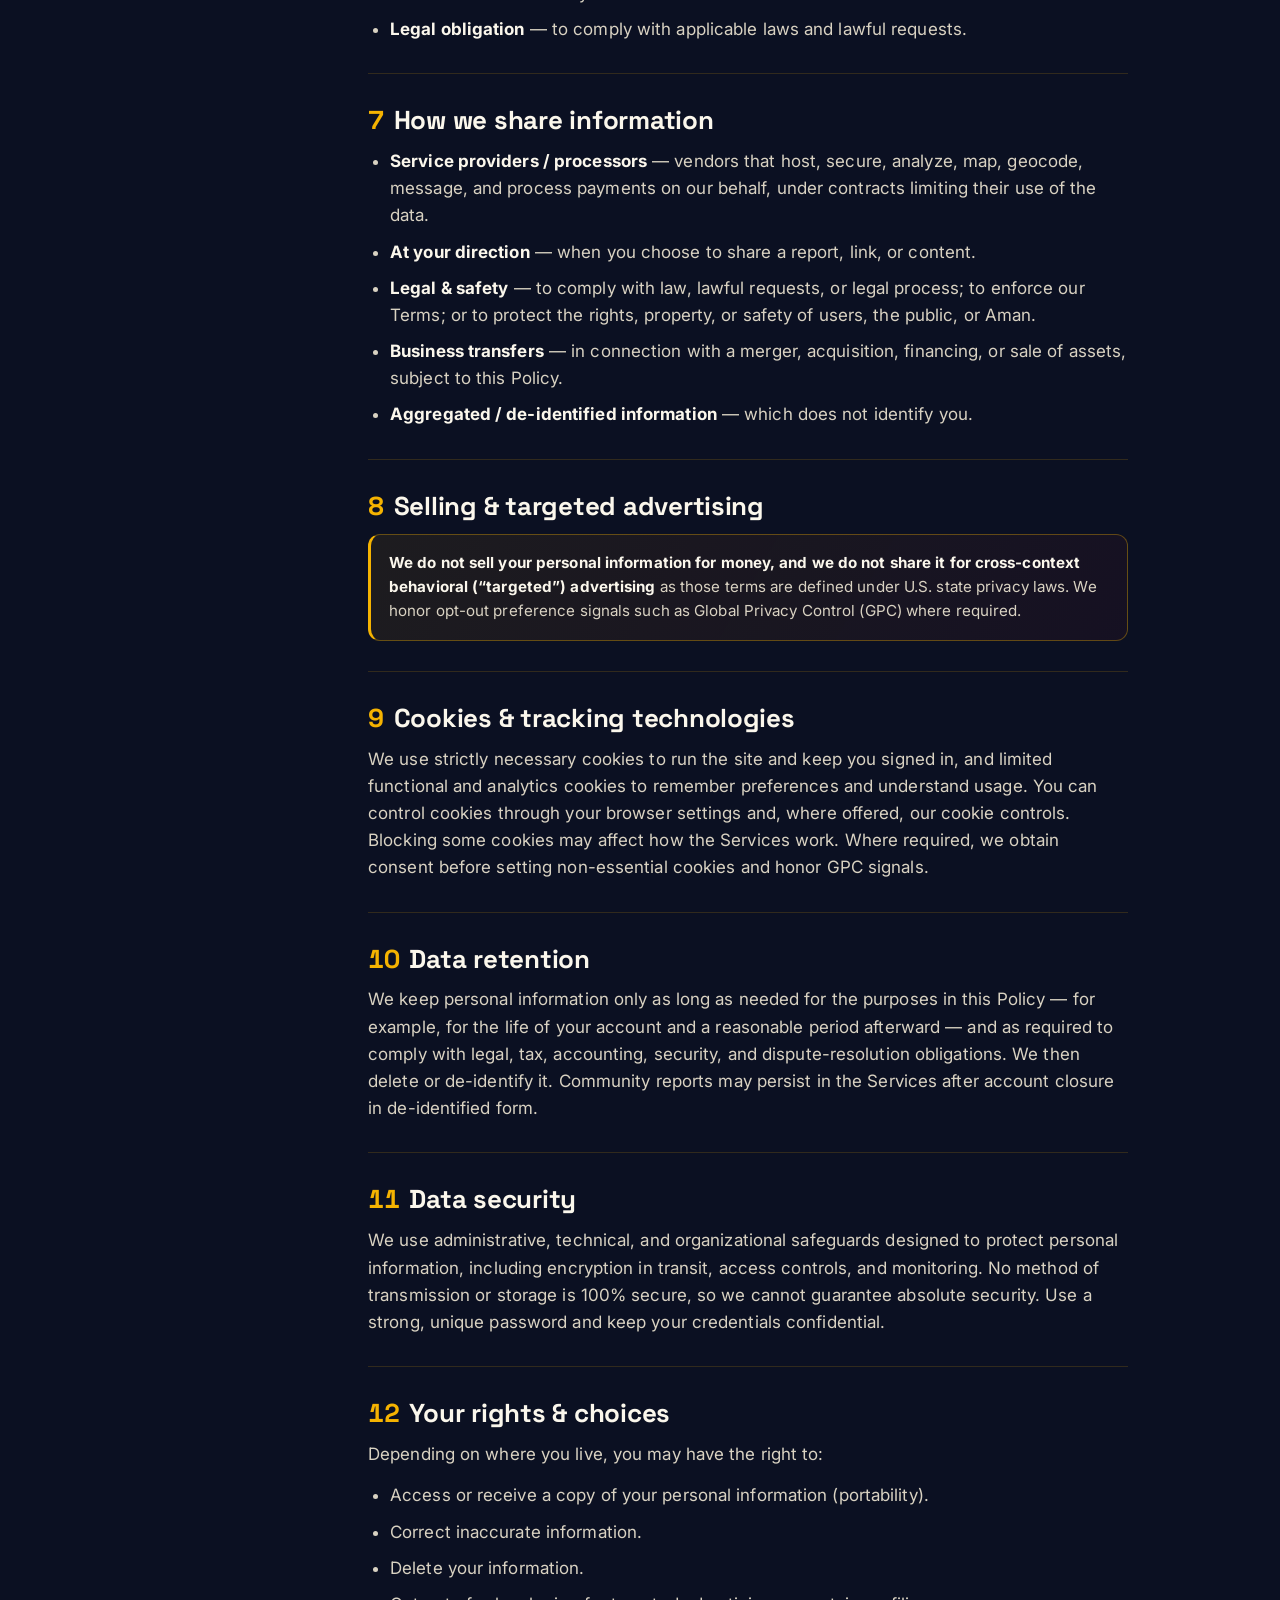
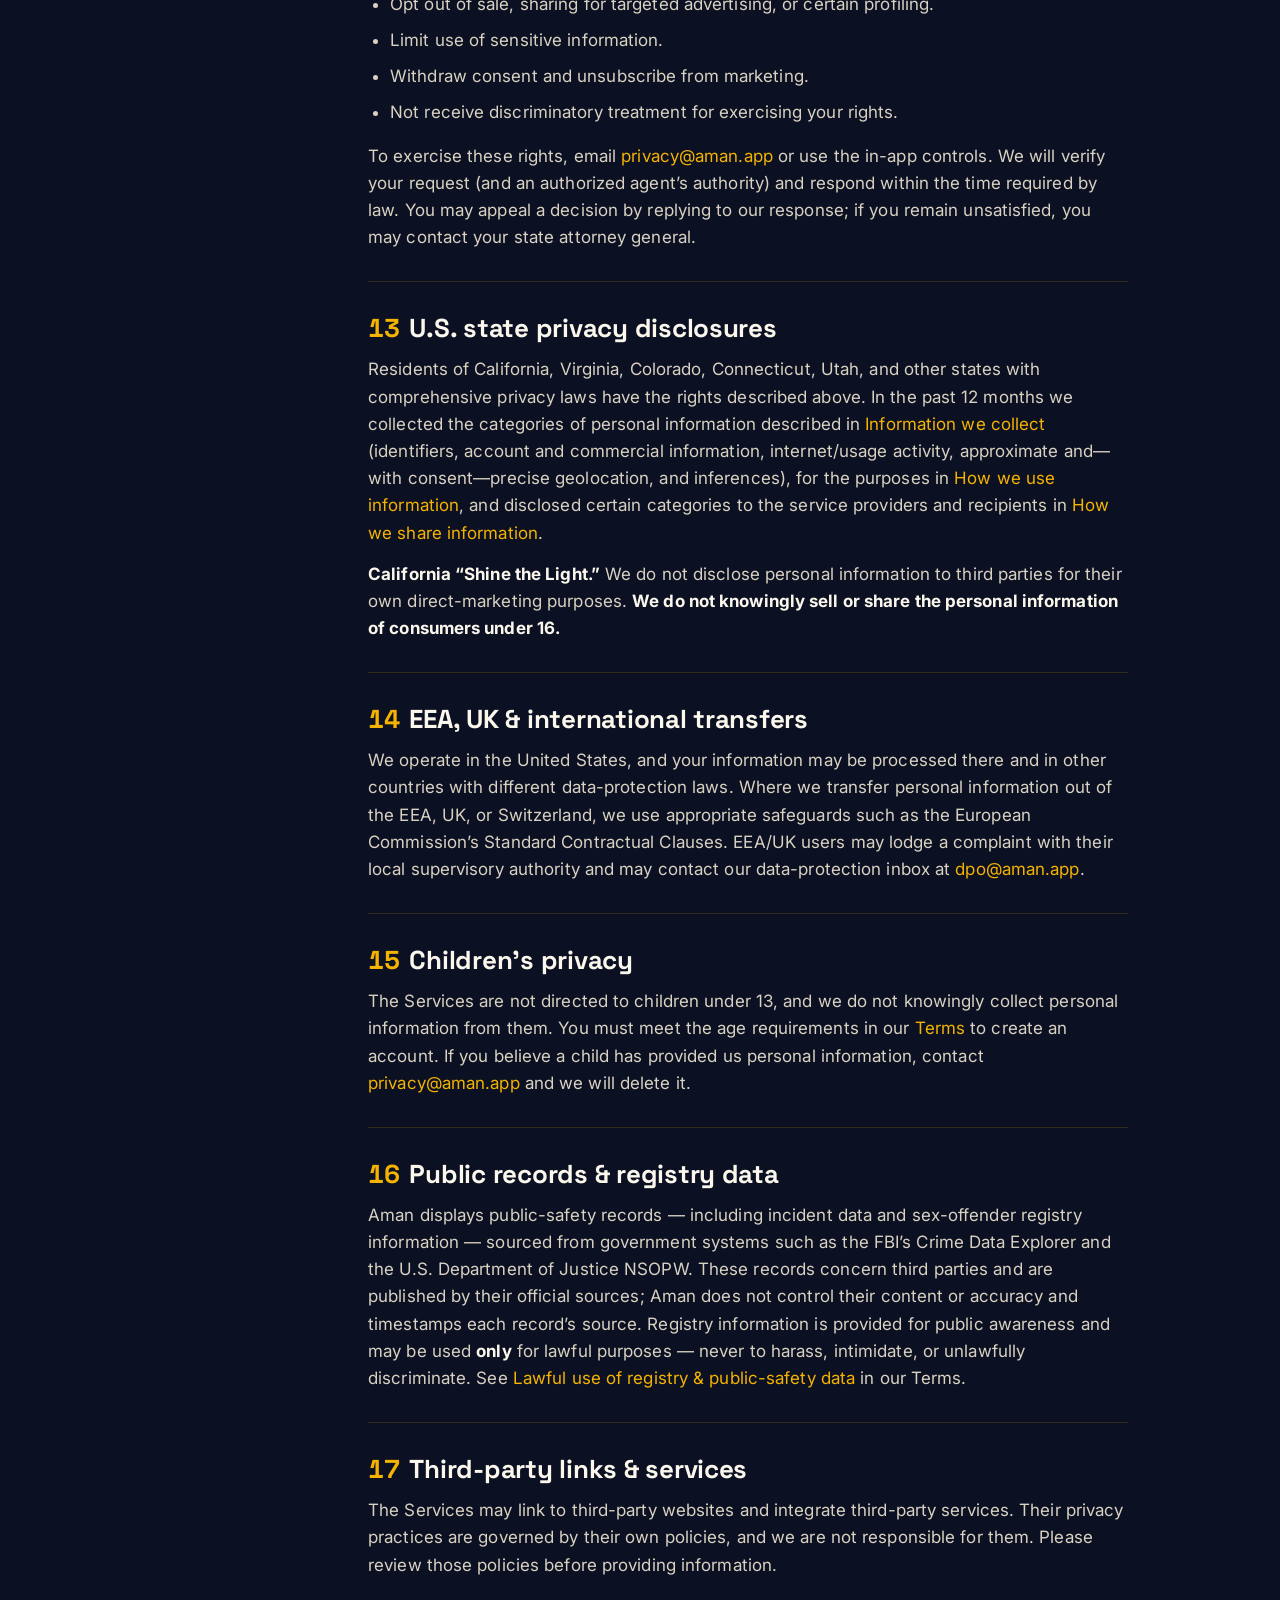
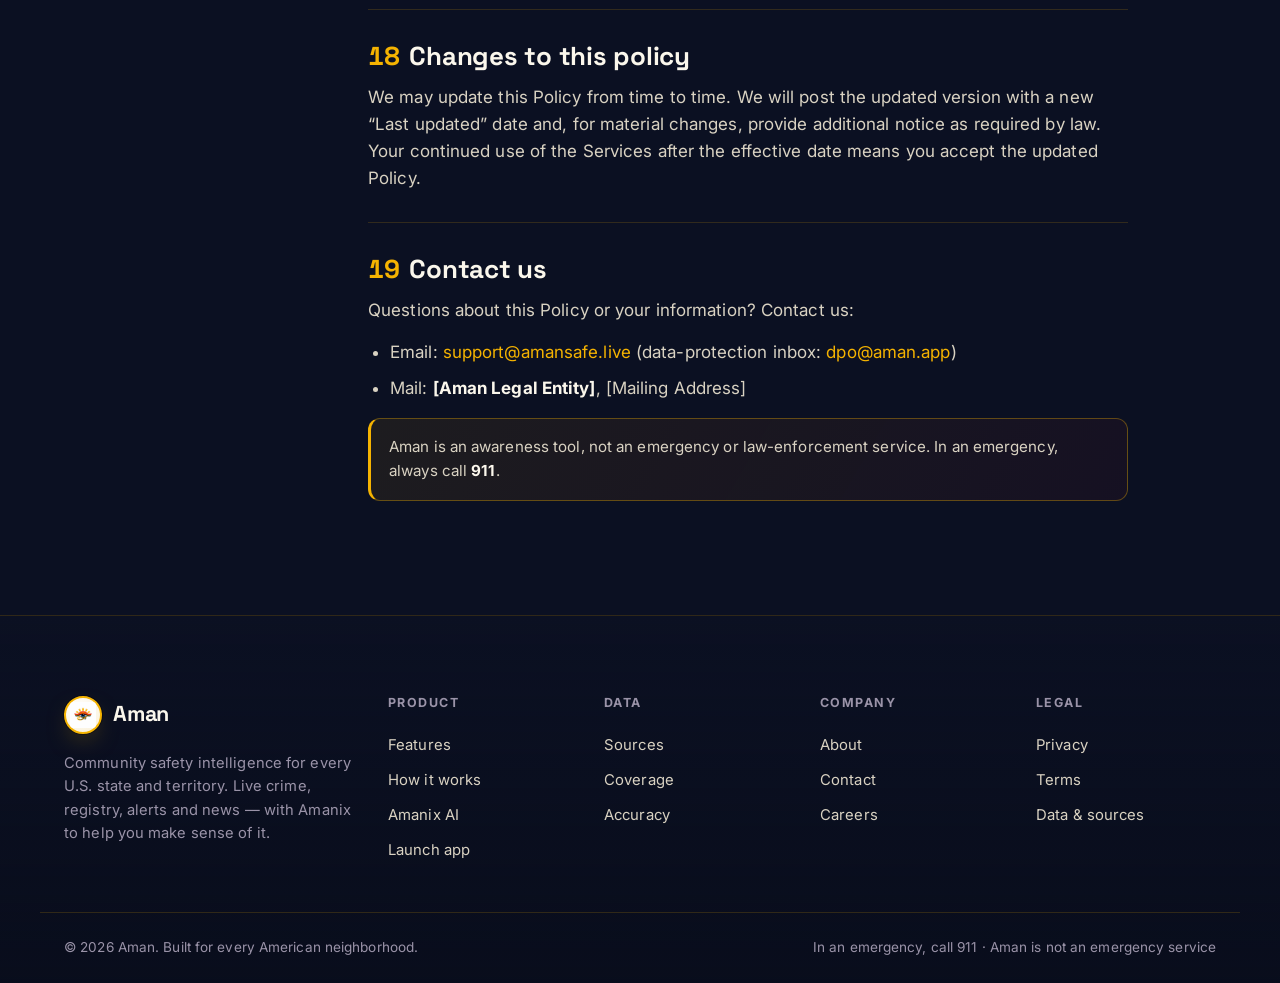
<file: privacy.html>
<!DOCTYPE html>
<html lang="en">
<!--
  Aman — Privacy Policy
  ─────────────────────────────────────────────────────────────────────────
  DEVELOPER NOTES (delete before launch):
  • This is a thorough, modern template — have counsel review it before you
    rely on it. It is not legal advice.
  • Find-and-replace the bracketed placeholders:
      [Aman Legal Entity]   – your registered company name (e.g., Aman, Inc.)
      [Mailing Address]     – your business mailing address
      [U.S. State]          – governing-law state for the Terms/disputes
  • Update contact emails (privacy@aman.app, dpo@aman.app) to real inboxes.
  • Reuses styles.css + script.js from the site; drop this file at the repo root.
-->
<head>
  <meta charset="UTF-8" />
  <meta name="viewport" content="width=device-width, initial-scale=1.0" />

  <title>Privacy Policy — Aman</title>
  <meta name="description" content="How Aman collects, uses, shares and protects your information — and the privacy rights and choices available to you." />
  <meta name="theme-color" content="#0b1022" />
  <meta name="color-scheme" content="dark" />
  <meta name="robots" content="index, follow" />

  <link rel="icon" href="assets/aman-logo.png" type="image/png" />
  <link rel="apple-touch-icon" href="assets/aman-logo.png" />

  <link rel="preconnect" href="https://fonts.googleapis.com" />
  <link rel="preconnect" href="https://fonts.gstatic.com" crossorigin />
  <link href="https://fonts.googleapis.com/css2?family=Inter:wght@300;400;500;600;700;800&family=Space+Grotesk:wght@600;700&display=swap" rel="stylesheet" />

  <link rel="stylesheet" href="styles.css" />

  <!-- Legal-page typography (scoped); uses the design tokens from styles.css -->
  <style>
    .legalhead { position: relative; padding-block: clamp(40px, 7vw, 80px) 0; }
    .legalhead__intro {
      color: var(--text-soft);
      font-size: clamp(1.02rem, 1.6vw, 1.18rem);
      max-width: 70ch;
      margin-top: 18px;
    }
    .legal-updated {
      display: inline-flex; align-items: center; gap: 9px;
      margin-top: 20px;
      font-size: 0.84rem; color: var(--text-soft);
    }
    .legal-updated b { color: var(--gold); font-weight: 700; }

    .legal-layout {
      display: grid;
      grid-template-columns: 244px 1fr;
      gap: clamp(28px, 5vw, 60px);
      align-items: start;
      padding-block: clamp(36px, 5vw, 64px) clamp(56px, 8vw, 96px);
    }
    .legal-toc {
      position: sticky; top: 90px;
      border: 1px solid var(--border);
      border-radius: var(--radius);
      background: var(--surface);
      backdrop-filter: blur(10px);
      padding: 18px 18px 20px;
      max-height: calc(100vh - 110px);
      overflow: auto;
    }
    .legal-toc__title {
      font-family: var(--font-body);
      font-size: 0.72rem; font-weight: 700;
      letter-spacing: 0.14em; text-transform: uppercase;
      color: var(--muted); margin: 0 0 12px;
    }
    .legal-toc ol { list-style: none; margin: 0; padding: 0; counter-reset: toc; display: grid; gap: 2px; }
    .legal-toc li { counter-increment: toc; }
    .legal-toc a {
      display: block; padding: 6px 8px; border-radius: 8px;
      color: var(--text-soft); font-size: 0.86rem; line-height: 1.4;
    }
    .legal-toc a::before { content: counter(toc) ". "; color: var(--gold); font-variant-numeric: tabular-nums; }
    .legal-toc a:hover { background: rgba(245,179,1,0.08); color: var(--text); }

    .legal-content { max-width: 760px; }
    .legal-content > section { scroll-margin-top: 92px; padding-top: 14px; }
    .legal-content > section + section { margin-top: 30px; border-top: 1px solid var(--border); }
    .legal-content h2 {
      font-size: clamp(1.3rem, 2.4vw, 1.62rem);
      margin: 18px 0 14px; letter-spacing: -0.01em;
    }
    .legal-content h2 .num { color: var(--gold); margin-right: 10px; font-variant-numeric: tabular-nums; }
    .legal-content h3 { font-size: 1.08rem; margin: 24px 0 8px; color: var(--text); }
    .legal-content p { color: var(--text-soft); margin: 0 0 14px; }
    .legal-content ul, .legal-content ol.list { color: var(--text-soft); margin: 0 0 16px; padding-left: 22px; }
    .legal-content li { margin-bottom: 9px; }
    .legal-content strong { color: var(--text); font-weight: 700; }
    .legal-content a { color: var(--gold); }
    .legal-content a:hover { color: var(--gold-bright); text-decoration: underline; }

    .legal-note {
      border: 1px solid var(--border-strong);
      border-left: 3px solid var(--gold);
      border-radius: var(--radius-sm);
      background: linear-gradient(120deg, rgba(245,179,1,0.08), rgba(225,29,42,0.05));
      padding: 16px 18px; margin: 4px 0 18px;
      color: var(--text-soft); font-size: 0.95rem;
    }
    .legal-note strong { color: var(--text); }

    .legal-table { width: 100%; border-collapse: collapse; margin: 4px 0 18px; font-size: 0.92rem; }
    .legal-table th, .legal-table td {
      text-align: left; vertical-align: top;
      padding: 11px 12px; border: 1px solid var(--border);
      color: var(--text-soft);
    }
    .legal-table th { color: var(--text); font-family: var(--font-display); font-weight: 600; background: rgba(245,179,1,0.05); }

    @media (max-width: 900px) {
      .legal-layout { grid-template-columns: 1fr; }
      .legal-toc { position: static; max-height: none; }
    }
  </style>
</head>
<body>
  <a class="skip-link" href="#main">Skip to content</a>
  <div class="scroll-progress" id="scrollProgress" aria-hidden="true"></div>

  <!-- NAV -->
  <header class="nav" id="nav">
    <div class="container nav__inner">
      <a class="brand" href="index.html" aria-label="Aman — home">
        <span class="seal seal--sm"><img src="assets/aman-logo.png" alt="" width="38" height="38" /></span>
        <span class="brand__word">Aman</span>
      </a>
      <nav class="nav__links" id="navLinks" aria-label="Primary">
        <a href="index.html#features">Features</a>
        <a href="index.html#how">How it works</a>
        <a href="index.html#data">Data</a>
        <a href="index.html#amanix">Amanix</a>
        <a href="index.html#faq">FAQ</a>
        <a class="btn btn--primary nav__cta" href="#" data-app-link>Launch app</a>
      </nav>
      <button class="nav__toggle" id="navToggle" aria-label="Open menu" aria-expanded="false" aria-controls="navLinks">
        <span></span><span></span><span></span>
      </button>
    </div>
  </header>

  <main id="main">
    <!-- HEADER -->
    <section class="legalhead">
      <div class="container">
        <span class="eyebrow">Legal</span>
        <h1 class="section__title">Privacy Policy</h1>
        <p class="legalhead__intro">
          Aman (“<strong>Aman</strong>,” “we,” “us,” or “our”) helps you understand what’s
          happening around you by bringing public-safety information into one clear view.
          This Privacy Policy explains what information we collect, how we use and share it,
          and the choices and rights you have. It applies to our website, apps, and the
          Amanix AI assistant (together, the “Services”).
        </p>
        <span class="legal-updated">Last updated: <b>June&nbsp;3,&nbsp;2026</b> · Effective: <b>June&nbsp;3,&nbsp;2026</b></span>
      </div>
    </section>

    <div class="container legal-layout">
      <!-- TABLE OF CONTENTS -->
      <nav class="legal-toc" aria-label="On this page">
        <p class="legal-toc__title">On this page</p>
        <ol>
          <li><a href="#scope">Scope &amp; who we are</a></li>
          <li><a href="#collect">Information we collect</a></li>
          <li><a href="#sensitive">Sensitive &amp; location data</a></li>
          <li><a href="#use">How we use information</a></li>
          <li><a href="#amanix">Amanix AI &amp; your data</a></li>
          <li><a href="#legal-bases">Legal bases (EEA/UK)</a></li>
          <li><a href="#share">How we share information</a></li>
          <li><a href="#sell">Selling &amp; targeted ads</a></li>
          <li><a href="#cookies">Cookies &amp; tracking</a></li>
          <li><a href="#retention">Data retention</a></li>
          <li><a href="#security">Data security</a></li>
          <li><a href="#rights">Your rights &amp; choices</a></li>
          <li><a href="#us-states">U.S. state disclosures</a></li>
          <li><a href="#intl">EEA, UK &amp; transfers</a></li>
          <li><a href="#children">Children’s privacy</a></li>
          <li><a href="#public">Public records &amp; registry data</a></li>
          <li><a href="#thirdparty">Third-party links</a></li>
          <li><a href="#changes">Changes to this policy</a></li>
          <li><a href="#contact">Contact us</a></li>
        </ol>
      </nav>

      <!-- CONTENT -->
      <div class="legal-content">
        <section id="scope">
          <h2><span class="num">1</span>Scope &amp; who we are</h2>
          <p>
            This Policy applies to personal information we process as the controller of the
            Services. The data controller is <strong>[Aman Legal Entity]</strong>. It does
            <em>not</em> apply to the underlying government and third-party records that Aman
            displays (for example, incident and registry records), which originate from the
            official sources described in our <a href="terms.html#service">Terms</a> and on the
            <a href="index.html#data">Data sources</a> page. Those records are public information
            about third parties, not information we collect from you.
          </p>
          <p>
            By using the Services, you acknowledge this Policy. If you do not agree, please do
            not use the Services.
          </p>
        </section>

        <section id="collect">
          <h2><span class="num">2</span>Information we collect</h2>
          <h3>Information you provide</h3>
          <ul>
            <li><strong>Account information</strong> — name or display name, email address, and a password or third-party sign-in identifier when you create an account.</li>
            <li><strong>Saved places &amp; alert preferences</strong> — addresses, pins, radii, and the layers and notifications you choose to follow.</li>
            <li><strong>Community reports</strong> — notes, descriptions, categories, optional photos, and the location you attach when you submit a neighbor report.</li>
            <li><strong>Amanix prompts</strong> — the questions and messages you send to the Amanix AI assistant.</li>
            <li><strong>Payments</strong> — if you purchase a paid tier, our payment processor collects your billing details; we receive limited transaction data (such as the last four digits of a card and billing ZIP), not full card numbers.</li>
            <li><strong>Support &amp; communications</strong> — messages you send us and your survey or feedback responses.</li>
          </ul>
          <h3>Information collected automatically</h3>
          <ul>
            <li><strong>Device &amp; technical data</strong> — IP address, device and browser type, operating system, app version, language, and identifiers.</li>
            <li><strong>Usage data</strong> — pages and features viewed, searches, layers toggled, interactions, and timestamps.</li>
            <li><strong>Approximate location</strong> — coarse location inferred from your IP address, and—only with your permission—precise device location to center your map and alerts.</li>
            <li><strong>Cookies &amp; similar technologies</strong> — see <a href="#cookies">Cookies &amp; tracking</a>.</li>
          </ul>
          <h3>Information from other sources</h3>
          <p>
            We receive information from service providers (such as analytics, hosting, mapping,
            geocoding, and authentication partners) and, if you sign in with a third party, the
            basic profile information that provider shares. We also ingest public-safety datasets
            from official sources to power the Services — see <a href="#public">Public records &amp;
            registry data</a>.
          </p>
        </section>

        <section id="sensitive">
          <h2><span class="num">3</span>Sensitive &amp; location data</h2>
          <p>
            Precise geolocation is treated as <strong>sensitive information</strong>. We ask for it
            only when you enable it, use it to deliver the feature you requested (centering your
            view and watching your alert radius), and you can turn it off at any time in your device
            settings. Wherever practical, your saved places and alert radii are kept on your device
            and used to filter what you see, rather than continuously transmitted to us.
          </p>
          <p>
            We do not use sensitive information to infer characteristics about you, and we do not
            sell it or share it for cross-context behavioral advertising.
          </p>
        </section>

        <section id="use">
          <h2><span class="num">4</span>How we use information</h2>
          <ul>
            <li>Provide, maintain, secure, and improve the Services and personalize your map, layers, and alerts.</li>
            <li>Send notifications you’ve requested (for example, activity inside your alert radius).</li>
            <li>Operate the Amanix AI assistant and answer your questions with source-backed context.</li>
            <li>Process transactions and manage subscriptions, free-tier eligibility, and account limits.</li>
            <li>Respond to support requests and communicate service, security, and policy updates.</li>
            <li>Detect, prevent, and investigate fraud, abuse, security incidents, and violations of our <a href="terms.html">Terms</a>.</li>
            <li>Analyze usage to understand and improve performance, reliability, and features.</li>
            <li>Comply with legal obligations and enforce our rights.</li>
          </ul>
          <p>
            We may create de-identified or aggregated information that cannot reasonably be used to
            identify you and use it for any lawful purpose, including improving the Services. We
            will maintain and use such information in de-identified form and not attempt to
            re-identify it except as permitted by law.
          </p>
        </section>

        <section id="amanix">
          <h2><span class="num">5</span>Amanix AI &amp; your data</h2>
          <p>
            When you use Amanix, we process your prompts together with relevant Aman data layers to
            generate a response. We use prompts and conversations to operate the assistant, keep it
            safe and reliable, and improve our Services. <strong>We do not sell your Amanix
            conversations, and we do not use them to train third-party foundation models for their
            own purposes.</strong> Please don’t enter information you consider confidential or that
            identifies others unnecessarily. Amanix can be wrong or incomplete — see the
            <a href="terms.html#amanix">Amanix terms</a> and always rely on official sources for
            consequential decisions.
          </p>
        </section>

        <section id="legal-bases">
          <h2><span class="num">6</span>Legal bases (EEA/UK)</h2>
          <p>If you are in the European Economic Area, the United Kingdom, or Switzerland, we rely on these legal bases:</p>
          <ul>
            <li><strong>Contract</strong> — to provide the Services you request and manage your account.</li>
            <li><strong>Legitimate interests</strong> — to secure, analyze, and improve the Services, where not overridden by your rights.</li>
            <li><strong>Consent</strong> — for precise location, certain cookies, and optional communications; you may withdraw consent at any time.</li>
            <li><strong>Legal obligation</strong> — to comply with applicable laws and lawful requests.</li>
          </ul>
        </section>

        <section id="share">
          <h2><span class="num">7</span>How we share information</h2>
          <ul>
            <li><strong>Service providers / processors</strong> — vendors that host, secure, analyze, map, geocode, message, and process payments on our behalf, under contracts limiting their use of the data.</li>
            <li><strong>At your direction</strong> — when you choose to share a report, link, or content.</li>
            <li><strong>Legal &amp; safety</strong> — to comply with law, lawful requests, or legal process; to enforce our Terms; or to protect the rights, property, or safety of users, the public, or Aman.</li>
            <li><strong>Business transfers</strong> — in connection with a merger, acquisition, financing, or sale of assets, subject to this Policy.</li>
            <li><strong>Aggregated / de-identified information</strong> — which does not identify you.</li>
          </ul>
        </section>

        <section id="sell">
          <h2><span class="num">8</span>Selling &amp; targeted advertising</h2>
          <div class="legal-note">
            <strong>We do not sell your personal information for money, and we do not share it for
            cross-context behavioral (“targeted”) advertising</strong> as those terms are defined
            under U.S. state privacy laws. We honor opt-out preference signals such as Global
            Privacy Control (GPC) where required.
          </div>
        </section>

        <section id="cookies">
          <h2><span class="num">9</span>Cookies &amp; tracking technologies</h2>
          <p>
            We use strictly necessary cookies to run the site and keep you signed in, and limited
            functional and analytics cookies to remember preferences and understand usage. You can
            control cookies through your browser settings and, where offered, our cookie controls.
            Blocking some cookies may affect how the Services work. Where required, we obtain consent
            before setting non-essential cookies and honor GPC signals.
          </p>
        </section>

        <section id="retention">
          <h2><span class="num">10</span>Data retention</h2>
          <p>
            We keep personal information only as long as needed for the purposes in this Policy —
            for example, for the life of your account and a reasonable period afterward — and as
            required to comply with legal, tax, accounting, security, and dispute-resolution
            obligations. We then delete or de-identify it. Community reports may persist in the
            Services after account closure in de-identified form.
          </p>
        </section>

        <section id="security">
          <h2><span class="num">11</span>Data security</h2>
          <p>
            We use administrative, technical, and organizational safeguards designed to protect
            personal information, including encryption in transit, access controls, and monitoring.
            No method of transmission or storage is 100% secure, so we cannot guarantee absolute
            security. Use a strong, unique password and keep your credentials confidential.
          </p>
        </section>

        <section id="rights">
          <h2><span class="num">12</span>Your rights &amp; choices</h2>
          <p>Depending on where you live, you may have the right to:</p>
          <ul>
            <li>Access or receive a copy of your personal information (portability).</li>
            <li>Correct inaccurate information.</li>
            <li>Delete your information.</li>
            <li>Opt out of sale, sharing for targeted advertising, or certain profiling.</li>
            <li>Limit use of sensitive information.</li>
            <li>Withdraw consent and unsubscribe from marketing.</li>
            <li>Not receive discriminatory treatment for exercising your rights.</li>
          </ul>
          <p>
            To exercise these rights, email <a href="mailto:privacy@aman.app">privacy@aman.app</a> or
            use the in-app controls. We will verify your request (and an authorized agent’s
            authority) and respond within the time required by law. You may appeal a decision by
            replying to our response; if you remain unsatisfied, you may contact your state attorney
            general.
          </p>
        </section>

        <section id="us-states">
          <h2><span class="num">13</span>U.S. state privacy disclosures</h2>
          <p>
            Residents of California, Virginia, Colorado, Connecticut, Utah, and other states with
            comprehensive privacy laws have the rights described above. In the past 12 months we
            collected the categories of personal information described in
            <a href="#collect">Information we collect</a> (identifiers, account and commercial
            information, internet/usage activity, approximate and—with consent—precise geolocation,
            and inferences), for the purposes in <a href="#use">How we use information</a>, and
            disclosed certain categories to the service providers and recipients in
            <a href="#share">How we share information</a>.
          </p>
          <p>
            <strong>California “Shine the Light.”</strong> We do not disclose personal information to
            third parties for their own direct-marketing purposes. <strong>We do not knowingly sell
            or share the personal information of consumers under 16.</strong>
          </p>
        </section>

        <section id="intl">
          <h2><span class="num">14</span>EEA, UK &amp; international transfers</h2>
          <p>
            We operate in the United States, and your information may be processed there and in other
            countries with different data-protection laws. Where we transfer personal information out
            of the EEA, UK, or Switzerland, we use appropriate safeguards such as the European
            Commission’s Standard Contractual Clauses. EEA/UK users may lodge a complaint with their
            local supervisory authority and may contact our data-protection inbox at
            <a href="mailto:dpo@aman.app">dpo@aman.app</a>.
          </p>
        </section>

        <section id="children">
          <h2><span class="num">15</span>Children’s privacy</h2>
          <p>
            The Services are not directed to children under 13, and we do not knowingly collect
            personal information from them. You must meet the age requirements in our
            <a href="terms.html#eligibility">Terms</a> to create an account. If you believe a child
            has provided us personal information, contact <a href="mailto:privacy@aman.app">privacy@aman.app</a>
            and we will delete it.
          </p>
        </section>

        <section id="public">
          <h2><span class="num">16</span>Public records &amp; registry data</h2>
          <p>
            Aman displays public-safety records — including incident data and sex-offender registry
            information — sourced from government systems such as the FBI’s Crime Data Explorer and
            the U.S. Department of Justice NSOPW. These records concern third parties and are
            published by their official sources; Aman does not control their content or accuracy and
            timestamps each record’s source. Registry information is provided for public awareness
            and may be used <strong>only</strong> for lawful purposes — never to harass, intimidate,
            or unlawfully discriminate. See <a href="terms.html#registry-use">Lawful use of registry
            &amp; public-safety data</a> in our Terms.
          </p>
        </section>

        <section id="thirdparty">
          <h2><span class="num">17</span>Third-party links &amp; services</h2>
          <p>
            The Services may link to third-party websites and integrate third-party services. Their
            privacy practices are governed by their own policies, and we are not responsible for
            them. Please review those policies before providing information.
          </p>
        </section>

        <section id="changes">
          <h2><span class="num">18</span>Changes to this policy</h2>
          <p>
            We may update this Policy from time to time. We will post the updated version with a new
            “Last updated” date and, for material changes, provide additional notice as required by
            law. Your continued use of the Services after the effective date means you accept the
            updated Policy.
          </p>
        </section>

        <section id="contact">
          <h2><span class="num">19</span>Contact us</h2>
          <p>
            Questions about this Policy or your information? Contact us:
          </p>
          <ul>
            <li>Email: <a href="mailto:privacy@aman.app">support@amansafe.live</a> (data-protection inbox: <a href="mailto:dpo@aman.app">dpo@aman.app</a>)</li>
            <li>Mail: <strong>[Aman Legal Entity]</strong>, [Mailing Address]</li>
          </ul>
          <div class="legal-note">
            Aman is an awareness tool, not an emergency or law-enforcement service. In an emergency,
            always call <strong>911</strong>.
          </div>
        </section>
      </div>
    </div>
  </main>

  <!-- FOOTER -->
  <footer class="footer" aria-labelledby="footer-heading">
    <h2 id="footer-heading" class="visually-hidden">Footer</h2>
    <div class="container footer__grid">
      <div class="footer__brand">
        <a class="brand" href="index.html" aria-label="Aman — home">
          <span class="seal seal--sm"><img src="assets/aman-logo.png" alt="" width="38" height="38" /></span>
          <span class="brand__word">Aman</span>
        </a>
        <p class="footer__blurb">
          Community safety intelligence for every U.S. state and territory. Live crime,
          registry, alerts and news — with Amanix to help you make sense of it.
        </p>
      </div>
      <nav class="footer__col" aria-label="Product">
        <h3 class="footer__heading">Product</h3>
        <a href="index.html#features">Features</a>
        <a href="index.html#how">How it works</a>
        <a href="index.html#amanix">Amanix AI</a>
        <a href="#" data-app-link>Launch app</a>
      </nav>
      <nav class="footer__col" aria-label="Data">
        <h3 class="footer__heading">Data</h3>
        <a href="index.html#data">Sources</a>
        <a href="index.html#data">Coverage</a>
        <a href="index.html#faq">Accuracy</a>
      </nav>
      <nav class="footer__col" aria-label="Company">
        <h3 class="footer__heading">Company</h3>
        <a href="#">About</a>
        <a href="#">Contact</a>
        <a href="#">Careers</a>
      </nav>
      <nav class="footer__col" aria-label="Legal">
        <h3 class="footer__heading">Legal</h3>
        <a href="privacy.html" aria-current="page">Privacy</a>
        <a href="terms.html">Terms</a>
        <a href="index.html#data">Data &amp; sources</a>
      </nav>
    </div>
    <div class="container footer__bottom">
      <span>© <span id="year">2026</span> Aman. Built for every American neighborhood.</span>
      <span class="footer__fine">In an emergency, call 911 · Aman is not an emergency service</span>
    </div>
  </footer>

  <script src="script.js" defer></script>
</body>
</html>
</file>
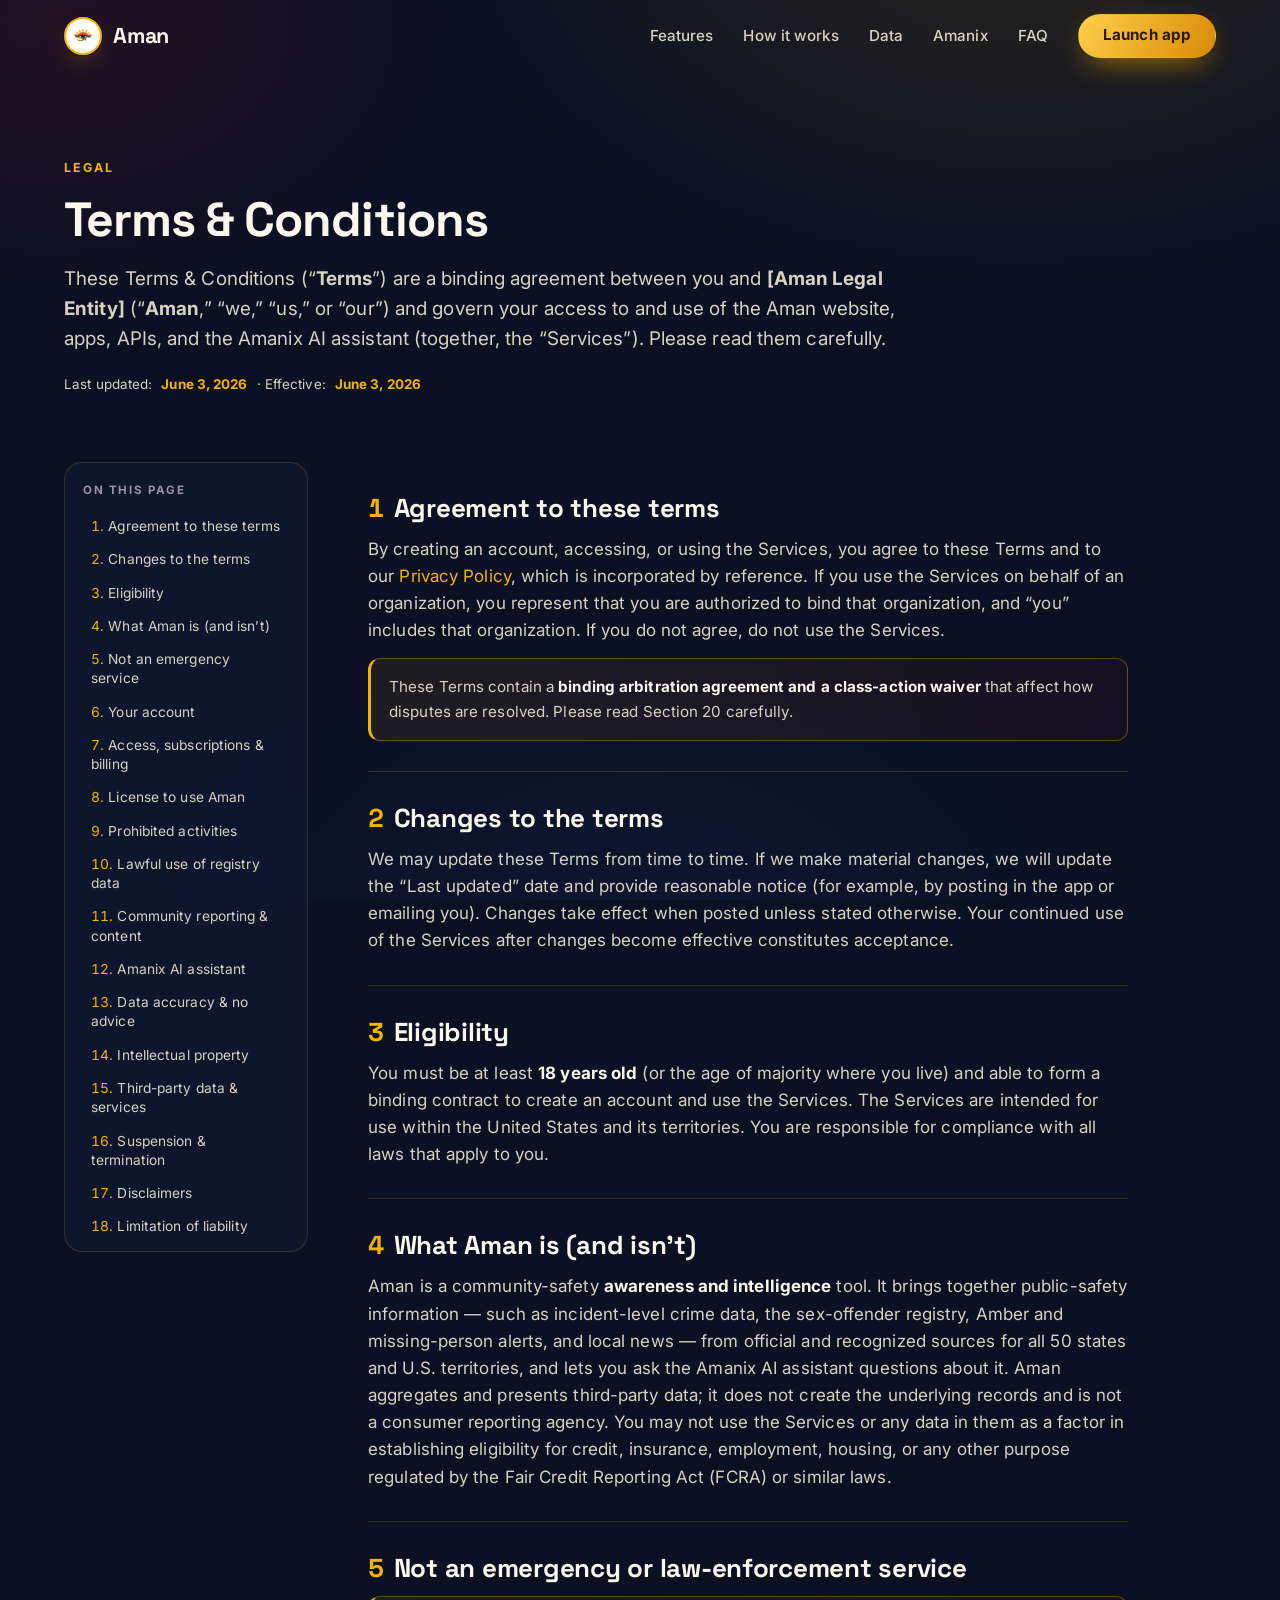
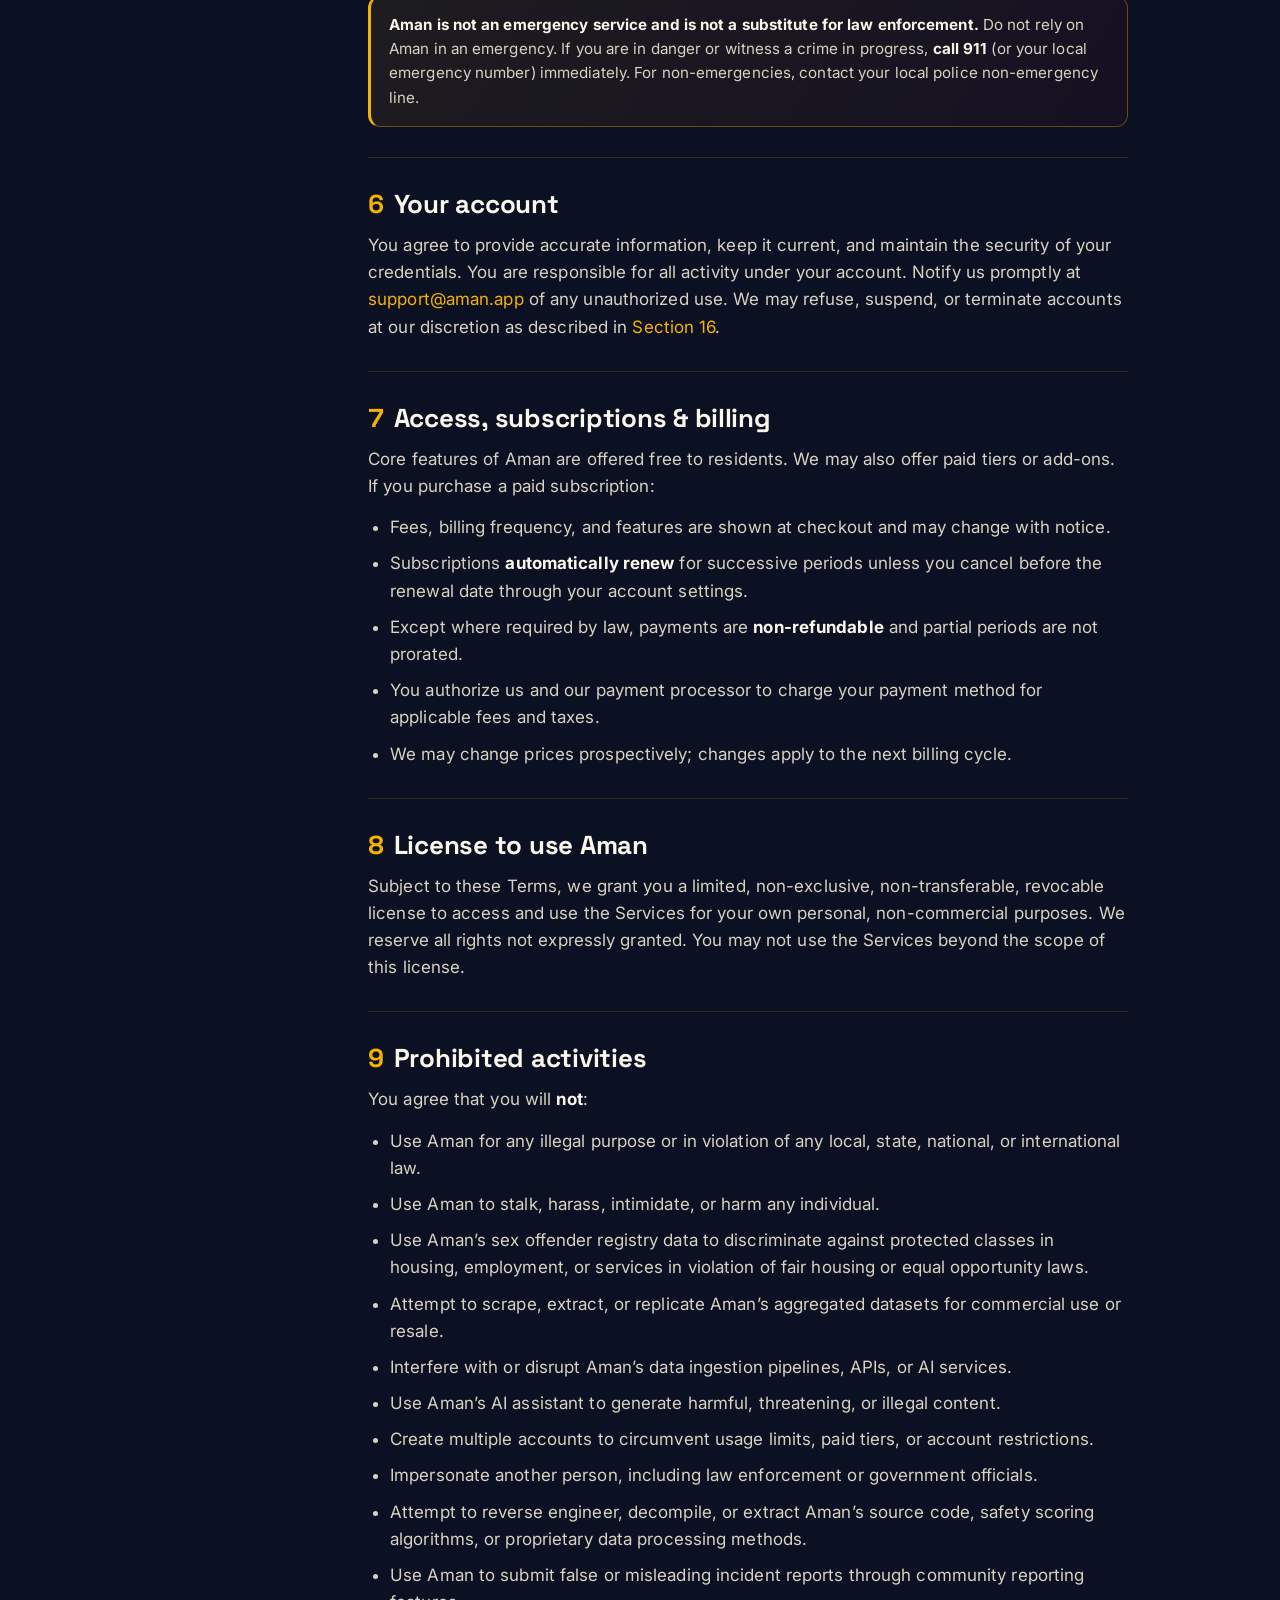
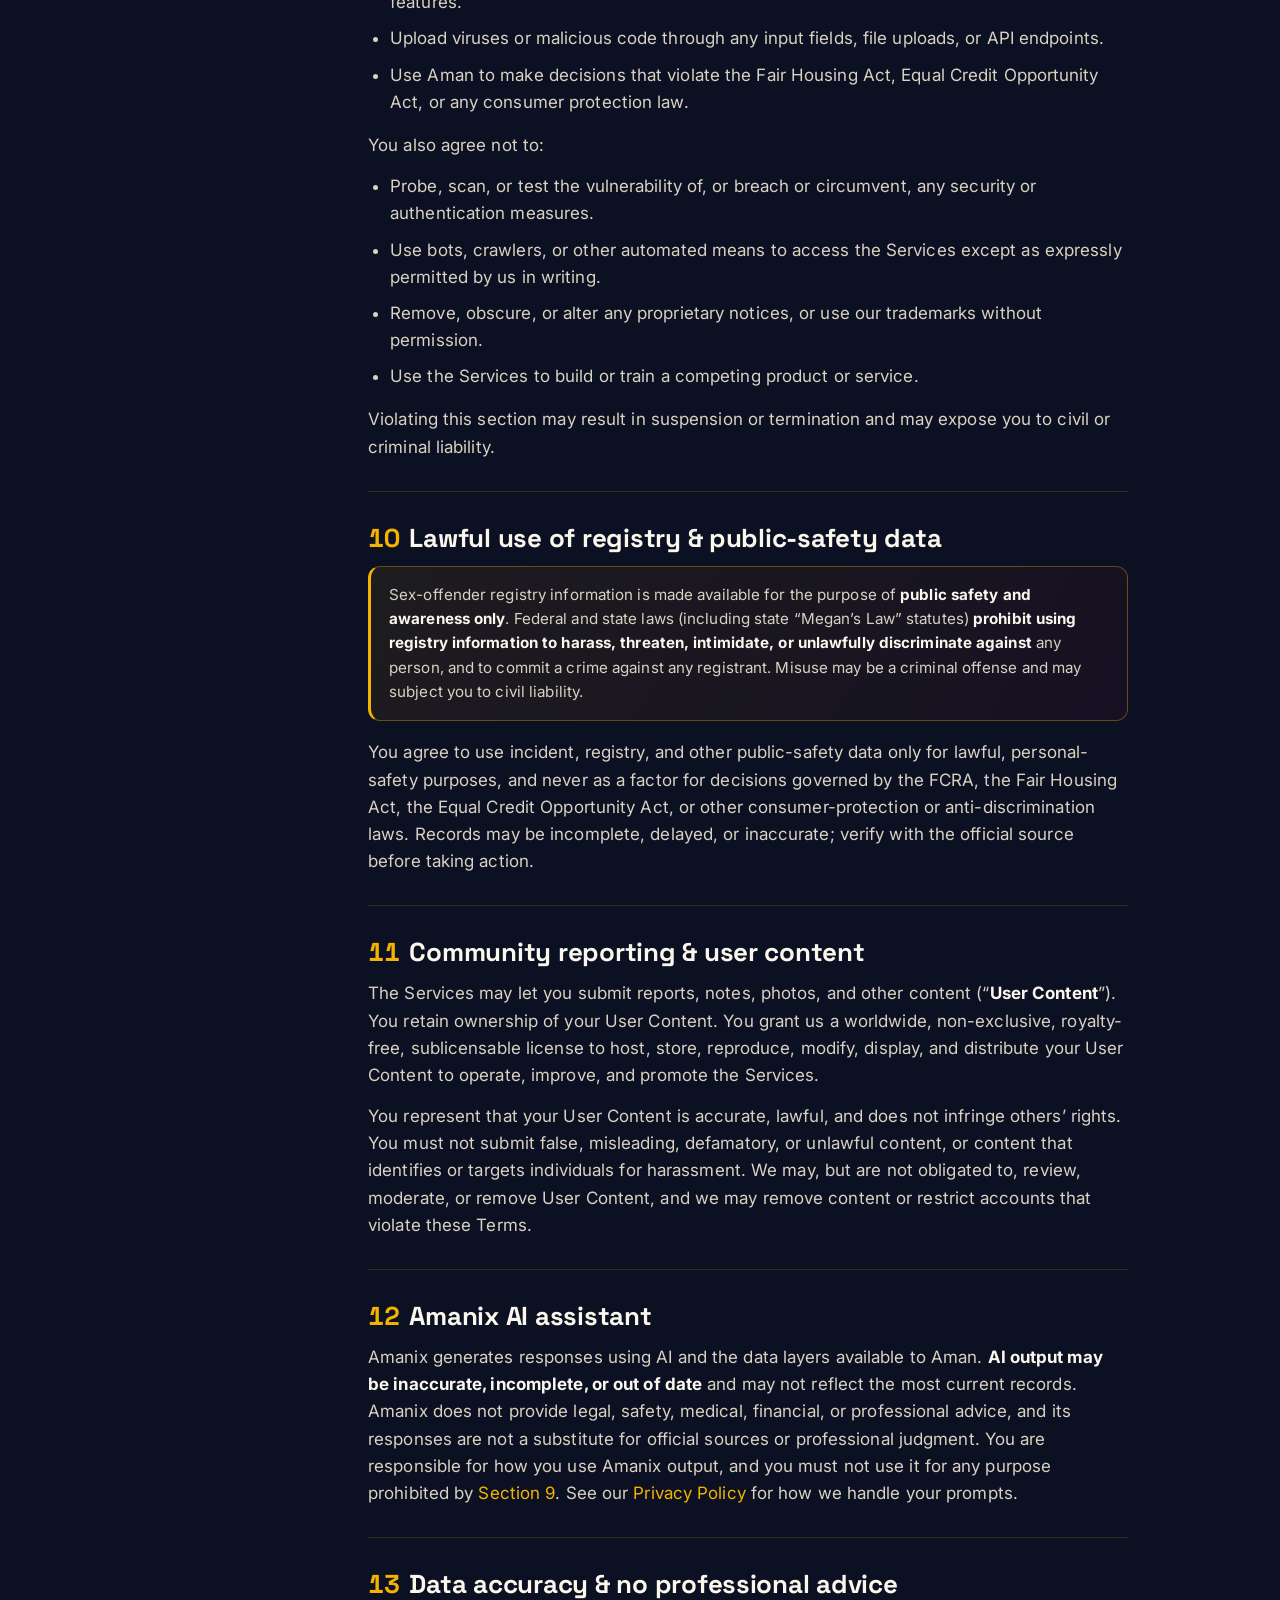
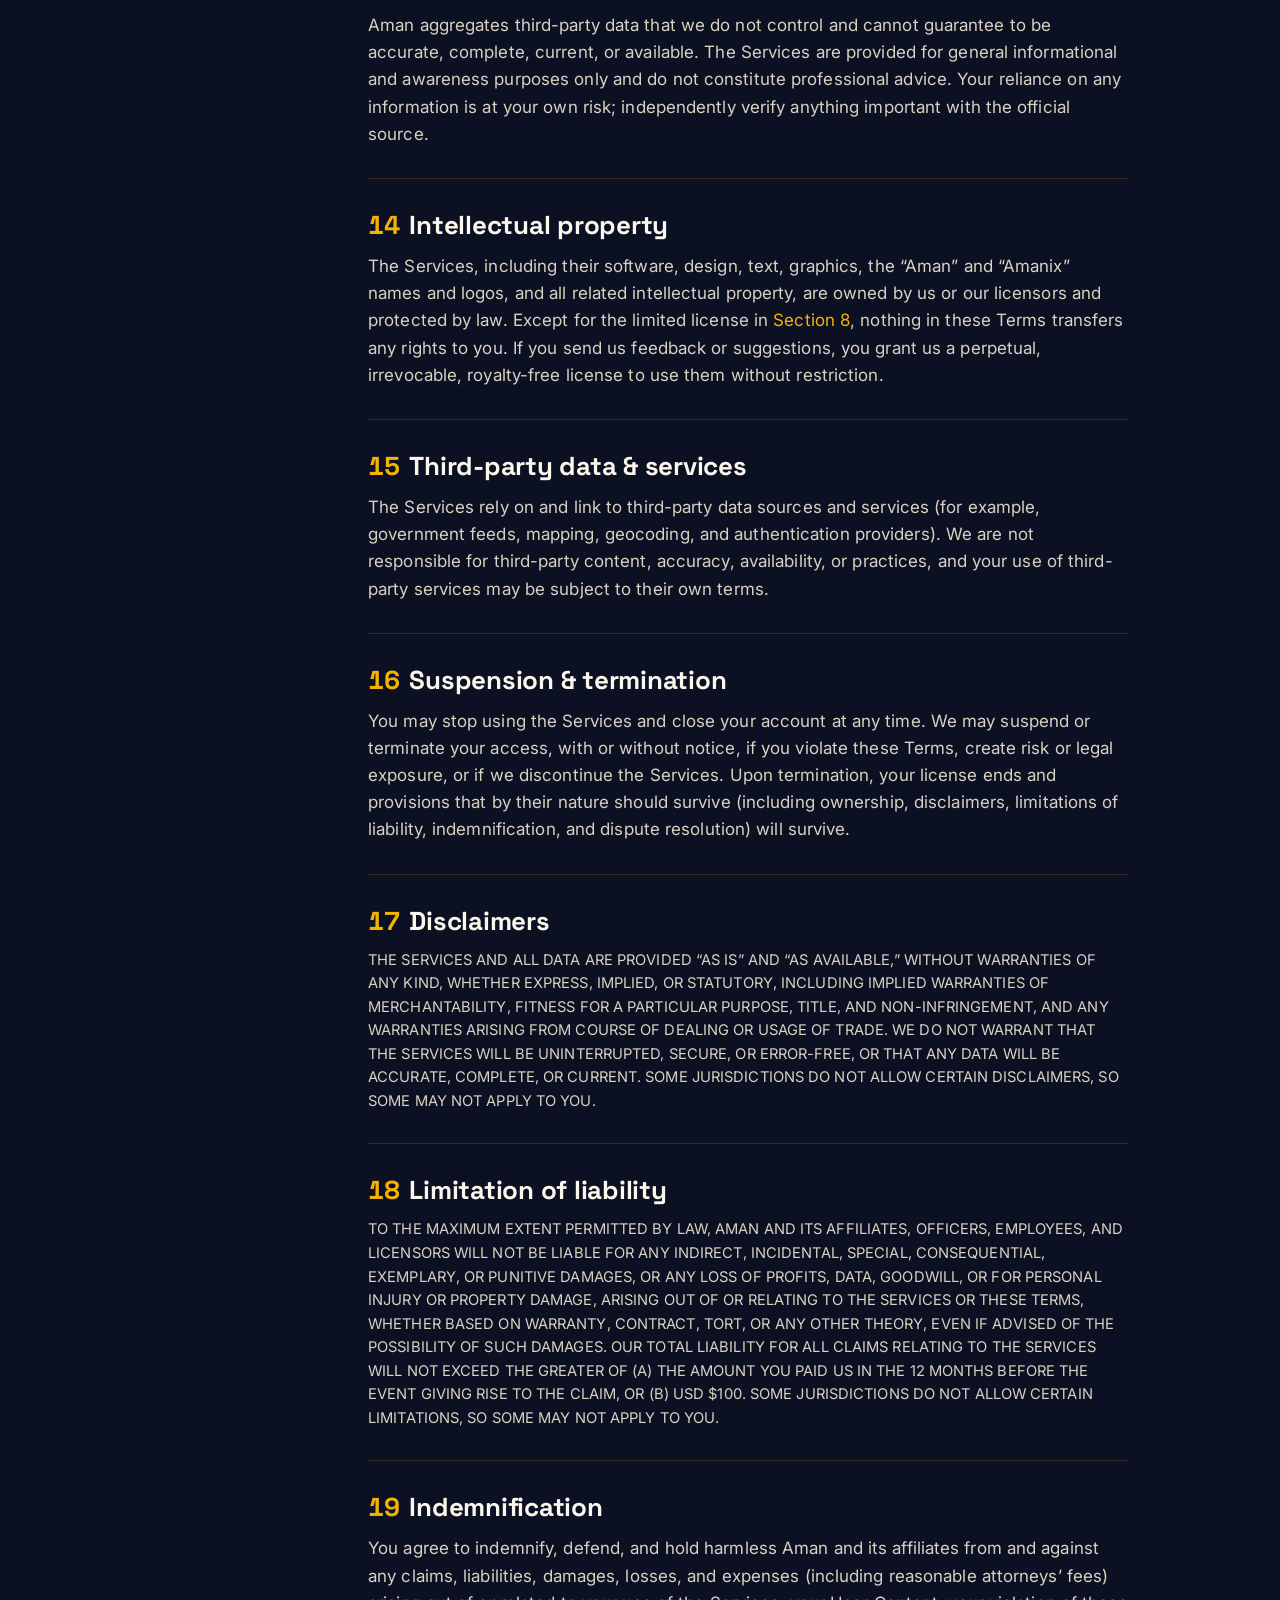
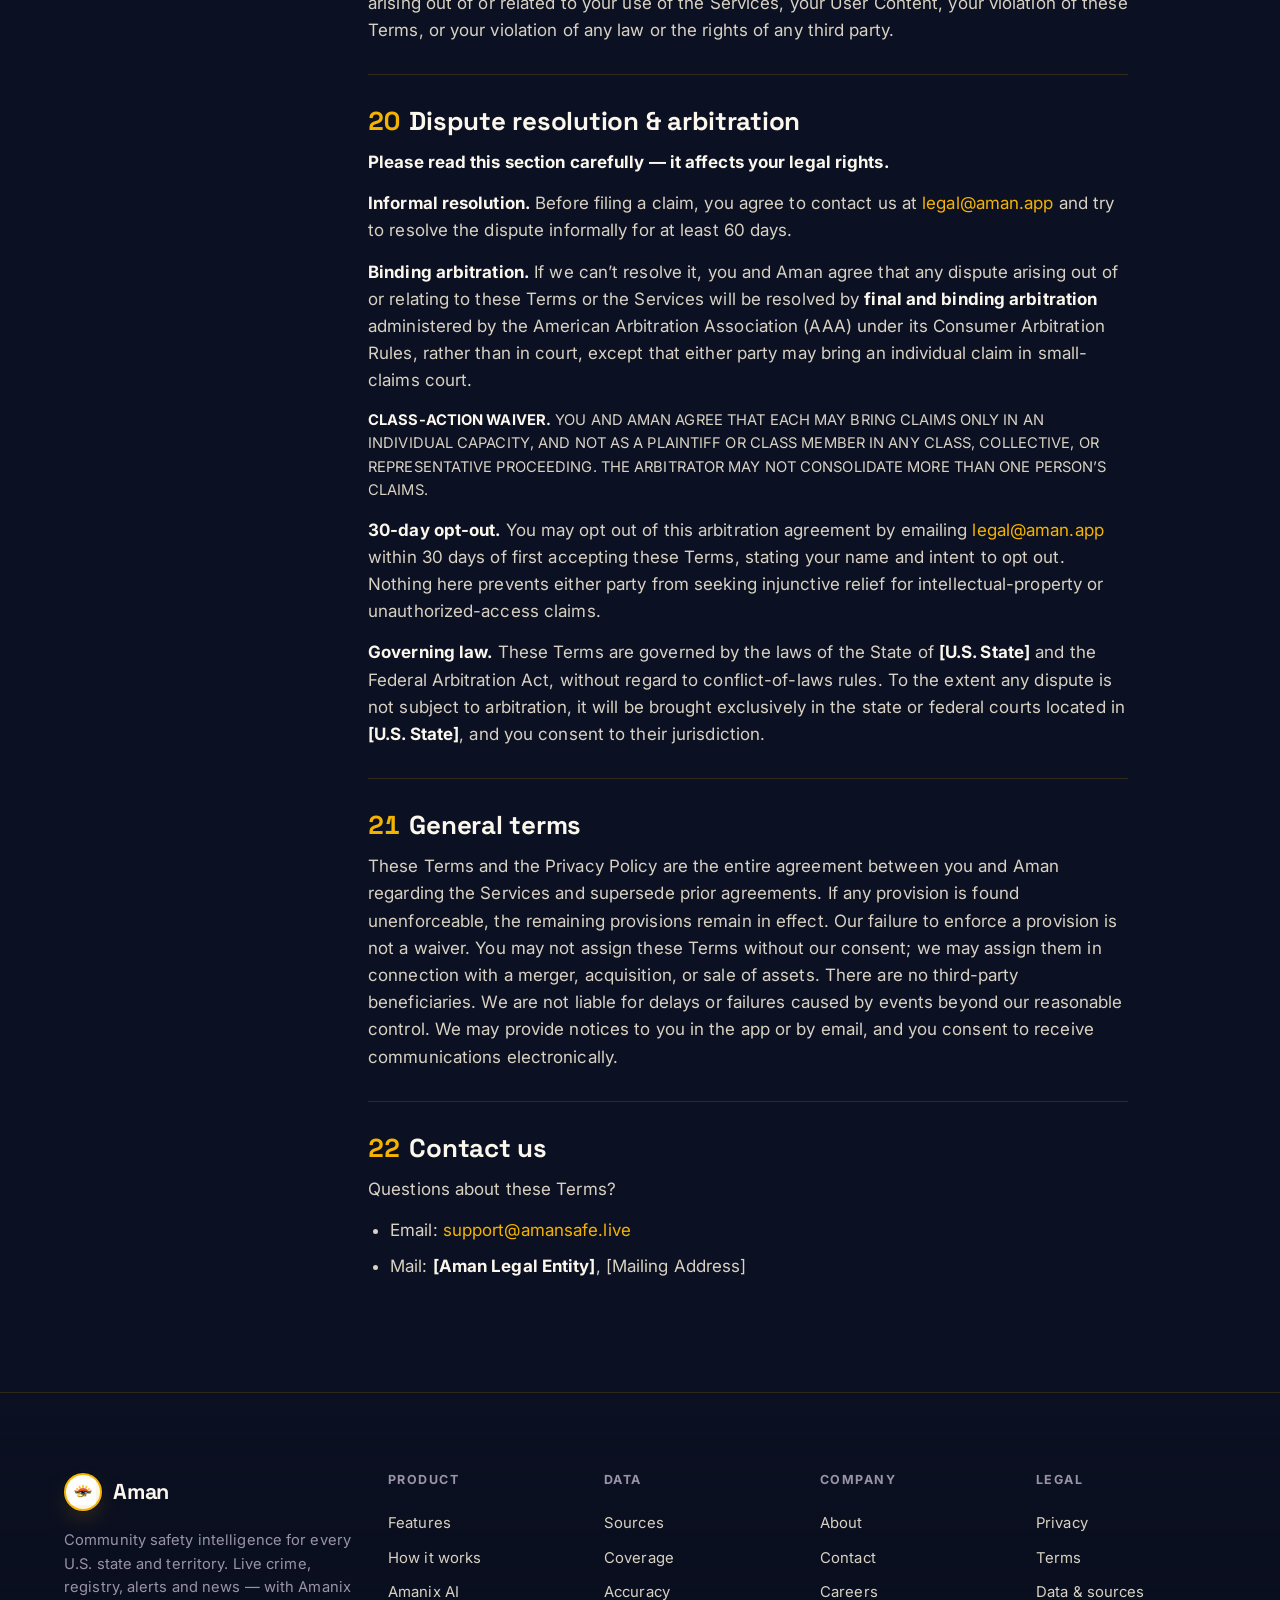
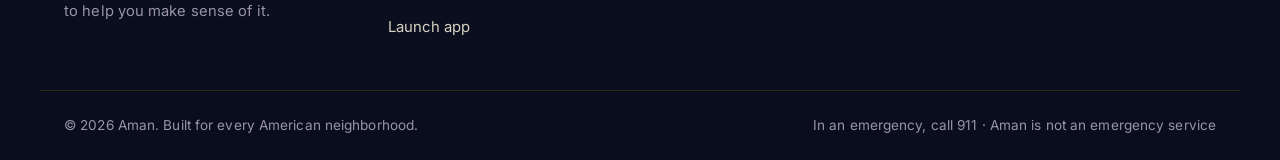
<file: terms.html>
<!DOCTYPE html>
<html lang="en">
<!--
  Aman — Terms & Conditions
  ─────────────────────────────────────────────────────────────────────────
  DEVELOPER NOTES (delete before launch):
  • Thorough, modern template — have counsel review before you rely on it.
    It is not legal advice.
  • Find-and-replace the bracketed placeholders:
      [Aman Legal Entity]   – your registered company name (e.g., Aman, Inc.)
      [Mailing Address]     – your business mailing address
      [U.S. State]          – governing-law state for disputes/arbitration
  • Update contact emails (legal@aman.app, privacy@aman.app) to real inboxes.
  • Reuses styles.css + script.js from the site; drop this file at the repo root.
-->
<head>
  <meta charset="UTF-8" />
  <meta name="viewport" content="width=device-width, initial-scale=1.0" />

  <title>Terms &amp; Conditions — Aman</title>
  <meta name="description" content="The terms that govern your use of Aman and the Amanix AI assistant, including acceptable use, disclaimers, and dispute resolution." />
  <meta name="theme-color" content="#0b1022" />
  <meta name="color-scheme" content="dark" />
  <meta name="robots" content="index, follow" />

  <link rel="icon" href="assets/aman-logo.png" type="image/png" />
  <link rel="apple-touch-icon" href="assets/aman-logo.png" />

  <link rel="preconnect" href="https://fonts.googleapis.com" />
  <link rel="preconnect" href="https://fonts.gstatic.com" crossorigin />
  <link href="https://fonts.googleapis.com/css2?family=Inter:wght@300;400;500;600;700;800&family=Space+Grotesk:wght@600;700&display=swap" rel="stylesheet" />

  <link rel="stylesheet" href="styles.css" />

  <!-- Legal-page typography (scoped); uses the design tokens from styles.css -->
  <style>
    .legalhead { position: relative; padding-block: clamp(40px, 7vw, 80px) 0; }
    .legalhead__intro {
      color: var(--text-soft);
      font-size: clamp(1.02rem, 1.6vw, 1.18rem);
      max-width: 70ch;
      margin-top: 18px;
    }
    .legal-updated {
      display: inline-flex; align-items: center; gap: 9px;
      margin-top: 20px;
      font-size: 0.84rem; color: var(--text-soft);
    }
    .legal-updated b { color: var(--gold); font-weight: 700; }

    .legal-layout {
      display: grid;
      grid-template-columns: 244px 1fr;
      gap: clamp(28px, 5vw, 60px);
      align-items: start;
      padding-block: clamp(36px, 5vw, 64px) clamp(56px, 8vw, 96px);
    }
    .legal-toc {
      position: sticky; top: 90px;
      border: 1px solid var(--border);
      border-radius: var(--radius);
      background: var(--surface);
      backdrop-filter: blur(10px);
      padding: 18px 18px 20px;
      max-height: calc(100vh - 110px);
      overflow: auto;
    }
    .legal-toc__title {
      font-family: var(--font-body);
      font-size: 0.72rem; font-weight: 700;
      letter-spacing: 0.14em; text-transform: uppercase;
      color: var(--muted); margin: 0 0 12px;
    }
    .legal-toc ol { list-style: none; margin: 0; padding: 0; counter-reset: toc; display: grid; gap: 2px; }
    .legal-toc li { counter-increment: toc; }
    .legal-toc a {
      display: block; padding: 6px 8px; border-radius: 8px;
      color: var(--text-soft); font-size: 0.86rem; line-height: 1.4;
    }
    .legal-toc a::before { content: counter(toc) ". "; color: var(--gold); font-variant-numeric: tabular-nums; }
    .legal-toc a:hover { background: rgba(245,179,1,0.08); color: var(--text); }

    .legal-content { max-width: 760px; }
    .legal-content > section { scroll-margin-top: 92px; padding-top: 14px; }
    .legal-content > section + section { margin-top: 30px; border-top: 1px solid var(--border); }
    .legal-content h2 {
      font-size: clamp(1.3rem, 2.4vw, 1.62rem);
      margin: 18px 0 14px; letter-spacing: -0.01em;
    }
    .legal-content h2 .num { color: var(--gold); margin-right: 10px; font-variant-numeric: tabular-nums; }
    .legal-content h3 { font-size: 1.08rem; margin: 24px 0 8px; color: var(--text); }
    .legal-content p { color: var(--text-soft); margin: 0 0 14px; }
    .legal-content ul, .legal-content ol.list { color: var(--text-soft); margin: 0 0 16px; padding-left: 22px; }
    .legal-content li { margin-bottom: 9px; }
    .legal-content strong { color: var(--text); font-weight: 700; }
    .legal-content a { color: var(--gold); }
    .legal-content a:hover { color: var(--gold-bright); text-decoration: underline; }

    .legal-note {
      border: 1px solid var(--border-strong);
      border-left: 3px solid var(--gold);
      border-radius: var(--radius-sm);
      background: linear-gradient(120deg, rgba(245,179,1,0.08), rgba(225,29,42,0.05));
      padding: 16px 18px; margin: 4px 0 18px;
      color: var(--text-soft); font-size: 0.95rem;
    }
    .legal-note strong { color: var(--text); }
    .legal-caps { font-size: 0.92rem; }

    @media (max-width: 900px) {
      .legal-layout { grid-template-columns: 1fr; }
      .legal-toc { position: static; max-height: none; }
    }
  </style>
</head>
<body>
  <a class="skip-link" href="#main">Skip to content</a>
  <div class="scroll-progress" id="scrollProgress" aria-hidden="true"></div>

  <!-- NAV -->
  <header class="nav" id="nav">
    <div class="container nav__inner">
      <a class="brand" href="index.html" aria-label="Aman — home">
        <span class="seal seal--sm"><img src="assets/aman-logo.png" alt="" width="38" height="38" /></span>
        <span class="brand__word">Aman</span>
      </a>
      <nav class="nav__links" id="navLinks" aria-label="Primary">
        <a href="index.html#features">Features</a>
        <a href="index.html#how">How it works</a>
        <a href="index.html#data">Data</a>
        <a href="index.html#amanix">Amanix</a>
        <a href="index.html#faq">FAQ</a>
        <a class="btn btn--primary nav__cta" href="#" data-app-link>Launch app</a>
      </nav>
      <button class="nav__toggle" id="navToggle" aria-label="Open menu" aria-expanded="false" aria-controls="navLinks">
        <span></span><span></span><span></span>
      </button>
    </div>
  </header>

  <main id="main">
    <!-- HEADER -->
    <section class="legalhead">
      <div class="container">
        <span class="eyebrow">Legal</span>
        <h1 class="section__title">Terms &amp; Conditions</h1>
        <p class="legalhead__intro">
          These Terms &amp; Conditions (“<strong>Terms</strong>”) are a binding agreement between you
          and <strong>[Aman Legal Entity]</strong> (“<strong>Aman</strong>,” “we,” “us,” or “our”)
          and govern your access to and use of the Aman website, apps, APIs, and the Amanix AI
          assistant (together, the “Services”). Please read them carefully.
        </p>
        <span class="legal-updated">Last updated: <b>June&nbsp;3,&nbsp;2026</b> · Effective: <b>June&nbsp;3,&nbsp;2026</b></span>
      </div>
    </section>

    <div class="container legal-layout">
      <!-- TABLE OF CONTENTS -->
      <nav class="legal-toc" aria-label="On this page">
        <p class="legal-toc__title">On this page</p>
        <ol>
          <li><a href="#agreement">Agreement to these terms</a></li>
          <li><a href="#changes">Changes to the terms</a></li>
          <li><a href="#eligibility">Eligibility</a></li>
          <li><a href="#service">What Aman is (and isn’t)</a></li>
          <li><a href="#emergency">Not an emergency service</a></li>
          <li><a href="#accounts">Your account</a></li>
          <li><a href="#billing">Access, subscriptions &amp; billing</a></li>
          <li><a href="#license">License to use Aman</a></li>
          <li><a href="#prohibited">Prohibited activities</a></li>
          <li><a href="#registry-use">Lawful use of registry data</a></li>
          <li><a href="#community">Community reporting &amp; content</a></li>
          <li><a href="#amanix">Amanix AI assistant</a></li>
          <li><a href="#accuracy">Data accuracy &amp; no advice</a></li>
          <li><a href="#ip">Intellectual property</a></li>
          <li><a href="#thirdparty">Third-party data &amp; services</a></li>
          <li><a href="#termination">Suspension &amp; termination</a></li>
          <li><a href="#disclaimers">Disclaimers</a></li>
          <li><a href="#liability">Limitation of liability</a></li>
          <li><a href="#indemnity">Indemnification</a></li>
          <li><a href="#disputes">Disputes &amp; arbitration</a></li>
          <li><a href="#general">General terms</a></li>
          <li><a href="#contact">Contact us</a></li>
        </ol>
      </nav>

      <!-- CONTENT -->
      <div class="legal-content">
        <section id="agreement">
          <h2><span class="num">1</span>Agreement to these terms</h2>
          <p>
            By creating an account, accessing, or using the Services, you agree to these Terms and to
            our <a href="privacy.html">Privacy Policy</a>, which is incorporated by reference. If you
            use the Services on behalf of an organization, you represent that you are authorized to
            bind that organization, and “you” includes that organization. If you do not agree, do not
            use the Services.
          </p>
          <div class="legal-note">
            These Terms contain a <a href="#disputes"><strong>binding arbitration agreement and a
            class-action waiver</strong></a> that affect how disputes are resolved. Please read
            Section&nbsp;20 carefully.
          </div>
        </section>

        <section id="changes">
          <h2><span class="num">2</span>Changes to the terms</h2>
          <p>
            We may update these Terms from time to time. If we make material changes, we will update
            the “Last updated” date and provide reasonable notice (for example, by posting in the app
            or emailing you). Changes take effect when posted unless stated otherwise. Your continued
            use of the Services after changes become effective constitutes acceptance.
          </p>
        </section>

        <section id="eligibility">
          <h2><span class="num">3</span>Eligibility</h2>
          <p>
            You must be at least <strong>18 years old</strong> (or the age of majority where you
            live) and able to form a binding contract to create an account and use the Services. The
            Services are intended for use within the United States and its territories. You are
            responsible for compliance with all laws that apply to you.
          </p>
        </section>

        <section id="service">
          <h2><span class="num">4</span>What Aman is (and isn’t)</h2>
          <p>
            Aman is a community-safety <strong>awareness and intelligence</strong> tool. It brings
            together public-safety information — such as incident-level crime data, the sex-offender
            registry, Amber and missing-person alerts, and local news — from official and recognized
            sources for all 50 states and U.S. territories, and lets you ask the Amanix AI assistant
            questions about it. Aman aggregates and presents third-party data; it does not create the
            underlying records and is not a consumer reporting agency. You may not use the Services or
            any data in them as a factor in establishing eligibility for credit, insurance,
            employment, housing, or any other purpose regulated by the Fair Credit Reporting Act
            (FCRA) or similar laws.
          </p>
        </section>

        <section id="emergency">
          <h2><span class="num">5</span>Not an emergency or law-enforcement service</h2>
          <div class="legal-note">
            <strong>Aman is not an emergency service and is not a substitute for law enforcement.</strong>
            Do not rely on Aman in an emergency. If you are in danger or witness a crime in progress,
            <strong>call 911</strong> (or your local emergency number) immediately. For non-emergencies,
            contact your local police non-emergency line.
          </div>
        </section>

        <section id="accounts">
          <h2><span class="num">6</span>Your account</h2>
          <p>
            You agree to provide accurate information, keep it current, and maintain the security of
            your credentials. You are responsible for all activity under your account. Notify us
            promptly at <a href="mailto:support@aman.app">support@aman.app</a> of any unauthorized
            use. We may refuse, suspend, or terminate accounts at our discretion as described in
            <a href="#termination">Section&nbsp;16</a>.
          </p>
        </section>

        <section id="billing">
          <h2><span class="num">7</span>Access, subscriptions &amp; billing</h2>
          <p>
            Core features of Aman are offered free to residents. We may also offer paid tiers or
            add-ons. If you purchase a paid subscription:
          </p>
          <ul>
            <li>Fees, billing frequency, and features are shown at checkout and may change with notice.</li>
            <li>Subscriptions <strong>automatically renew</strong> for successive periods unless you cancel before the renewal date through your account settings.</li>
            <li>Except where required by law, payments are <strong>non-refundable</strong> and partial periods are not prorated.</li>
            <li>You authorize us and our payment processor to charge your payment method for applicable fees and taxes.</li>
            <li>We may change prices prospectively; changes apply to the next billing cycle.</li>
          </ul>
        </section>

        <section id="license">
          <h2><span class="num">8</span>License to use Aman</h2>
          <p>
            Subject to these Terms, we grant you a limited, non-exclusive, non-transferable,
            revocable license to access and use the Services for your own personal, non-commercial
            purposes. We reserve all rights not expressly granted. You may not use the Services beyond
            the scope of this license.
          </p>
        </section>

        <section id="prohibited">
          <h2><span class="num">9</span>Prohibited activities</h2>
          <p>You agree that you will <strong>not</strong>:</p>
          <ul>
            <li>Use Aman for any illegal purpose or in violation of any local, state, national, or international law.</li>
            <li>Use Aman to stalk, harass, intimidate, or harm any individual.</li>
            <li>Use Aman’s sex offender registry data to discriminate against protected classes in housing, employment, or services in violation of fair housing or equal opportunity laws.</li>
            <li>Attempt to scrape, extract, or replicate Aman’s aggregated datasets for commercial use or resale.</li>
            <li>Interfere with or disrupt Aman’s data ingestion pipelines, APIs, or AI services.</li>
            <li>Use Aman’s AI assistant to generate harmful, threatening, or illegal content.</li>
            <li>Create multiple accounts to circumvent usage limits, paid tiers, or account restrictions.</li>
            <li>Impersonate another person, including law enforcement or government officials.</li>
            <li>Attempt to reverse engineer, decompile, or extract Aman’s source code, safety scoring algorithms, or proprietary data processing methods.</li>
            <li>Use Aman to submit false or misleading incident reports through community reporting features.</li>
            <li>Upload viruses or malicious code through any input fields, file uploads, or API endpoints.</li>
            <li>Use Aman to make decisions that violate the Fair Housing Act, Equal Credit Opportunity Act, or any consumer protection law.</li>
          </ul>
          <p>You also agree not to:</p>
          <ul>
            <li>Probe, scan, or test the vulnerability of, or breach or circumvent, any security or authentication measures.</li>
            <li>Use bots, crawlers, or other automated means to access the Services except as expressly permitted by us in writing.</li>
            <li>Remove, obscure, or alter any proprietary notices, or use our trademarks without permission.</li>
            <li>Use the Services to build or train a competing product or service.</li>
          </ul>
          <p>Violating this section may result in suspension or termination and may expose you to civil or criminal liability.</p>
        </section>

        <section id="registry-use">
          <h2><span class="num">10</span>Lawful use of registry &amp; public-safety data</h2>
          <div class="legal-note">
            Sex-offender registry information is made available for the purpose of <strong>public
            safety and awareness only</strong>. Federal and state laws (including state “Megan’s Law”
            statutes) <strong>prohibit using registry information to harass, threaten, intimidate, or
            unlawfully discriminate against</strong> any person, and to commit a crime against any
            registrant. Misuse may be a criminal offense and may subject you to civil liability.
          </div>
          <p>
            You agree to use incident, registry, and other public-safety data only for lawful,
            personal-safety purposes, and never as a factor for decisions governed by the FCRA, the
            Fair Housing Act, the Equal Credit Opportunity Act, or other consumer-protection or
            anti-discrimination laws. Records may be incomplete, delayed, or inaccurate; verify with
            the official source before taking action.
          </p>
        </section>

        <section id="community">
          <h2><span class="num">11</span>Community reporting &amp; user content</h2>
          <p>
            The Services may let you submit reports, notes, photos, and other content (“<strong>User
            Content</strong>”). You retain ownership of your User Content. You grant us a worldwide,
            non-exclusive, royalty-free, sublicensable license to host, store, reproduce, modify,
            display, and distribute your User Content to operate, improve, and promote the Services.
          </p>
          <p>You represent that your User Content is accurate, lawful, and does not infringe others’ rights. You must not submit false, misleading, defamatory, or unlawful content, or content that identifies or targets individuals for harassment. We may, but are not obligated to, review, moderate, or remove User Content, and we may remove content or restrict accounts that violate these Terms.</p>
        </section>

        <section id="amanix">
          <h2><span class="num">12</span>Amanix AI assistant</h2>
          <p>
            Amanix generates responses using AI and the data layers available to Aman. <strong>AI
            output may be inaccurate, incomplete, or out of date</strong> and may not reflect the most
            current records. Amanix does not provide legal, safety, medical, financial, or
            professional advice, and its responses are not a substitute for official sources or
            professional judgment. You are responsible for how you use Amanix output, and you must not
            use it for any purpose prohibited by <a href="#prohibited">Section&nbsp;9</a>. See our
            <a href="privacy.html#amanix">Privacy Policy</a> for how we handle your prompts.
          </p>
        </section>

        <section id="accuracy">
          <h2><span class="num">13</span>Data accuracy &amp; no professional advice</h2>
          <p>
            Aman aggregates third-party data that we do not control and cannot guarantee to be
            accurate, complete, current, or available. The Services are provided for general
            informational and awareness purposes only and do not constitute professional advice. Your
            reliance on any information is at your own risk; independently verify anything important
            with the official source.
          </p>
        </section>

        <section id="ip">
          <h2><span class="num">14</span>Intellectual property</h2>
          <p>
            The Services, including their software, design, text, graphics, the “Aman” and “Amanix”
            names and logos, and all related intellectual property, are owned by us or our licensors
            and protected by law. Except for the limited license in <a href="#license">Section&nbsp;8</a>,
            nothing in these Terms transfers any rights to you. If you send us feedback or
            suggestions, you grant us a perpetual, irrevocable, royalty-free license to use them
            without restriction.
          </p>
        </section>

        <section id="thirdparty">
          <h2><span class="num">15</span>Third-party data &amp; services</h2>
          <p>
            The Services rely on and link to third-party data sources and services (for example,
            government feeds, mapping, geocoding, and authentication providers). We are not
            responsible for third-party content, accuracy, availability, or practices, and your use of
            third-party services may be subject to their own terms.
          </p>
        </section>

        <section id="termination">
          <h2><span class="num">16</span>Suspension &amp; termination</h2>
          <p>
            You may stop using the Services and close your account at any time. We may suspend or
            terminate your access, with or without notice, if you violate these Terms, create risk or
            legal exposure, or if we discontinue the Services. Upon termination, your license ends and
            provisions that by their nature should survive (including ownership, disclaimers,
            limitations of liability, indemnification, and dispute resolution) will survive.
          </p>
        </section>

        <section id="disclaimers">
          <h2><span class="num">17</span>Disclaimers</h2>
          <p class="legal-caps">
            THE SERVICES AND ALL DATA ARE PROVIDED “AS IS” AND “AS AVAILABLE,” WITHOUT WARRANTIES OF
            ANY KIND, WHETHER EXPRESS, IMPLIED, OR STATUTORY, INCLUDING IMPLIED WARRANTIES OF
            MERCHANTABILITY, FITNESS FOR A PARTICULAR PURPOSE, TITLE, AND NON-INFRINGEMENT, AND ANY
            WARRANTIES ARISING FROM COURSE OF DEALING OR USAGE OF TRADE. WE DO NOT WARRANT THAT THE
            SERVICES WILL BE UNINTERRUPTED, SECURE, OR ERROR-FREE, OR THAT ANY DATA WILL BE ACCURATE,
            COMPLETE, OR CURRENT. SOME JURISDICTIONS DO NOT ALLOW CERTAIN DISCLAIMERS, SO SOME MAY NOT
            APPLY TO YOU.
          </p>
        </section>

        <section id="liability">
          <h2><span class="num">18</span>Limitation of liability</h2>
          <p class="legal-caps">
            TO THE MAXIMUM EXTENT PERMITTED BY LAW, AMAN AND ITS AFFILIATES, OFFICERS, EMPLOYEES, AND
            LICENSORS WILL NOT BE LIABLE FOR ANY INDIRECT, INCIDENTAL, SPECIAL, CONSEQUENTIAL,
            EXEMPLARY, OR PUNITIVE DAMAGES, OR ANY LOSS OF PROFITS, DATA, GOODWILL, OR FOR PERSONAL
            INJURY OR PROPERTY DAMAGE, ARISING OUT OF OR RELATING TO THE SERVICES OR THESE TERMS,
            WHETHER BASED ON WARRANTY, CONTRACT, TORT, OR ANY OTHER THEORY, EVEN IF ADVISED OF THE
            POSSIBILITY OF SUCH DAMAGES. OUR TOTAL LIABILITY FOR ALL CLAIMS RELATING TO THE SERVICES
            WILL NOT EXCEED THE GREATER OF (A) THE AMOUNT YOU PAID US IN THE 12 MONTHS BEFORE THE EVENT
            GIVING RISE TO THE CLAIM, OR (B) USD $100. SOME JURISDICTIONS DO NOT ALLOW CERTAIN
            LIMITATIONS, SO SOME MAY NOT APPLY TO YOU.
          </p>
        </section>

        <section id="indemnity">
          <h2><span class="num">19</span>Indemnification</h2>
          <p>
            You agree to indemnify, defend, and hold harmless Aman and its affiliates from and against
            any claims, liabilities, damages, losses, and expenses (including reasonable attorneys’
            fees) arising out of or related to your use of the Services, your User Content, your
            violation of these Terms, or your violation of any law or the rights of any third party.
          </p>
        </section>

        <section id="disputes">
          <h2><span class="num">20</span>Dispute resolution &amp; arbitration</h2>
          <p><strong>Please read this section carefully — it affects your legal rights.</strong></p>
          <p>
            <strong>Informal resolution.</strong> Before filing a claim, you agree to contact us at
            <a href="mailto:legal@aman.app">legal@aman.app</a> and try to resolve the dispute
            informally for at least 60 days.
          </p>
          <p>
            <strong>Binding arbitration.</strong> If we can’t resolve it, you and Aman agree that any
            dispute arising out of or relating to these Terms or the Services will be resolved by
            <strong>final and binding arbitration</strong> administered by the American Arbitration
            Association (AAA) under its Consumer Arbitration Rules, rather than in court, except that
            either party may bring an individual claim in small-claims court.
          </p>
          <p class="legal-caps">
            <strong>CLASS-ACTION WAIVER.</strong> YOU AND AMAN AGREE THAT EACH MAY BRING CLAIMS ONLY IN
            AN INDIVIDUAL CAPACITY, AND NOT AS A PLAINTIFF OR CLASS MEMBER IN ANY CLASS, COLLECTIVE, OR
            REPRESENTATIVE PROCEEDING. THE ARBITRATOR MAY NOT CONSOLIDATE MORE THAN ONE PERSON’S CLAIMS.
          </p>
          <p>
            <strong>30-day opt-out.</strong> You may opt out of this arbitration agreement by emailing
            <a href="mailto:legal@aman.app">legal@aman.app</a> within 30 days of first accepting these
            Terms, stating your name and intent to opt out. Nothing here prevents either party from
            seeking injunctive relief for intellectual-property or unauthorized-access claims.
          </p>
          <p>
            <strong>Governing law.</strong> These Terms are governed by the laws of the State of
            <strong>[U.S. State]</strong> and the Federal Arbitration Act, without regard to
            conflict-of-laws rules. To the extent any dispute is not subject to arbitration, it will be
            brought exclusively in the state or federal courts located in <strong>[U.S. State]</strong>,
            and you consent to their jurisdiction.
          </p>
        </section>

        <section id="general">
          <h2><span class="num">21</span>General terms</h2>
          <p>
            These Terms and the Privacy Policy are the entire agreement between you and Aman regarding
            the Services and supersede prior agreements. If any provision is found unenforceable, the
            remaining provisions remain in effect. Our failure to enforce a provision is not a waiver.
            You may not assign these Terms without our consent; we may assign them in connection with a
            merger, acquisition, or sale of assets. There are no third-party beneficiaries. We are not
            liable for delays or failures caused by events beyond our reasonable control. We may
            provide notices to you in the app or by email, and you consent to receive communications
            electronically.
          </p>
        </section>

        <section id="contact">
          <h2><span class="num">22</span>Contact us</h2>
          <p>Questions about these Terms?</p>
          <ul>
            <li>Email: <a href="mailto:legal@aman.app">support@amansafe.live</a></li>
            <li>Mail: <strong>[Aman Legal Entity]</strong>, [Mailing Address]</li>
          </ul>
        </section>
      </div>
    </div>
  </main>

  <!-- FOOTER -->
  <footer class="footer" aria-labelledby="footer-heading">
    <h2 id="footer-heading" class="visually-hidden">Footer</h2>
    <div class="container footer__grid">
      <div class="footer__brand">
        <a class="brand" href="index.html" aria-label="Aman — home">
          <span class="seal seal--sm"><img src="assets/aman-logo.png" alt="" width="38" height="38" /></span>
          <span class="brand__word">Aman</span>
        </a>
        <p class="footer__blurb">
          Community safety intelligence for every U.S. state and territory. Live crime,
          registry, alerts and news — with Amanix to help you make sense of it.
        </p>
      </div>
      <nav class="footer__col" aria-label="Product">
        <h3 class="footer__heading">Product</h3>
        <a href="index.html#features">Features</a>
        <a href="index.html#how">How it works</a>
        <a href="index.html#amanix">Amanix AI</a>
        <a href="#" data-app-link>Launch app</a>
      </nav>
      <nav class="footer__col" aria-label="Data">
        <h3 class="footer__heading">Data</h3>
        <a href="index.html#data">Sources</a>
        <a href="index.html#data">Coverage</a>
        <a href="index.html#faq">Accuracy</a>
      </nav>
      <nav class="footer__col" aria-label="Company">
        <h3 class="footer__heading">Company</h3>
        <a href="#">About</a>
        <a href="#">Contact</a>
        <a href="#">Careers</a>
      </nav>
      <nav class="footer__col" aria-label="Legal">
        <h3 class="footer__heading">Legal</h3>
        <a href="privacy.html">Privacy</a>
        <a href="terms.html" aria-current="page">Terms</a>
        <a href="index.html#data">Data &amp; sources</a>
      </nav>
    </div>
    <div class="container footer__bottom">
      <span>© <span id="year">2026</span> Aman. Built for every American neighborhood.</span>
      <span class="footer__fine">In an emergency, call 911 · Aman is not an emergency service</span>
    </div>
  </footer>

  <script src="script.js" defer></script>
</body>
</html>
</file>
<file: styles.css>
/* =====================================================================
   Aman — community safety intelligence, nationwide
   Marketing site styles. Vanilla CSS, no build step.
   Palette is centered on the brand logos: Egyptian gold, sun-orange,
   sacred red and royal blue, set on a deep night-navy.
   Sections: tokens → base → layout → buttons/pills → nav → hero
             → stats → features → how → data → amanix → faq → cta
             → footer → motion/reveal → responsive
   ===================================================================== */

/* ----------------------------- Tokens ----------------------------- */
:root {
  /* surfaces — deep royal night */
  --bg: #0b1022;
  --bg-soft: #121a36;
  --surface: rgba(18, 26, 54, 0.66);
  --surface-2: rgba(20, 28, 60, 0.82);
  --border: rgba(245, 179, 1, 0.16);
  --border-strong: rgba(245, 179, 1, 0.34);

  /* brand accents — straight from the Horus-eye & scarab marks */
  --gold: #f5b301;
  --gold-bright: #ffcf4a;
  --gold-deep: #d98a06;
  --orange: #ff7a00;
  --red: #e11d2a;
  --red-bright: #f23b46;
  --royal: #1d3a8f;     /* deep wing blue   */
  --blue: #2f6df0;      /* bright iris blue */
  --blue-soft: #5b8def;

  /* live / online indicator (on-brand gold pulse) */
  --live: #ffcf4a;

  /* text */
  --text: #fbf7ec;
  --text-soft: #d9d2c2;
  --muted: #9a93a8;

  /* type */
  --font-display: "Space Grotesk", "Inter", system-ui, sans-serif;
  --font-body: "Inter", system-ui, -apple-system, "Segoe UI", sans-serif;

  /* shape */
  --radius: 18px;
  --radius-sm: 12px;
  --radius-lg: 28px;
  --maxw: 1200px;

  /* effects */
  --shadow-card: 0 22px 60px -28px rgba(0, 0, 0, 0.9);
  --shadow-gold: 0 0 0 1px rgba(245, 179, 1, 0.25), 0 18px 60px -20px rgba(245, 179, 1, 0.4);
  /* signature "sunrise" gradient — the disc + rays in both logos */
  --grad-accent: linear-gradient(115deg, var(--gold-bright) 4%, var(--orange) 48%, var(--red) 96%);
  --grad-gold: linear-gradient(120deg, var(--gold-bright), var(--gold-deep));
}

/* ------------------------------ Base ------------------------------ */
*,
*::before,
*::after { box-sizing: border-box; }

html {
  scroll-behavior: smooth;
  -webkit-text-size-adjust: 100%;
}

body {
  margin: 0;
  background: var(--bg);
  color: var(--text);
  font-family: var(--font-body);
  font-weight: 400;
  line-height: 1.6;
  font-size: 17px;
  letter-spacing: 0.1px;
  overflow-x: hidden;
  /* warm regal wash so the navy never reads flat */
  background-image:
    radial-gradient(1000px 640px at 80% -10%, rgba(245, 179, 1, 0.12), transparent 60%),
    radial-gradient(760px 520px at 4% 2%, rgba(225, 29, 42, 0.1), transparent 58%),
    radial-gradient(820px 620px at 50% 108%, rgba(29, 58, 143, 0.16), transparent 60%);
  background-attachment: fixed;
}

img { max-width: 100%; display: block; }

a {
  color: var(--gold);
  text-decoration: none;
  transition: color 0.18s ease;
}
a:hover { color: var(--gold-bright); }

h1, h2, h3 {
  font-family: var(--font-display);
  font-weight: 700;
  line-height: 1.08;
  letter-spacing: -0.02em;
  margin: 0;
  color: var(--text);
}

p { margin: 0; }

::selection { background: rgba(245, 179, 1, 0.32); color: #1a1205; }

/* Focus-visible: clear, on-brand gold ring for keyboard users */
:focus-visible {
  outline: 2px solid var(--gold);
  outline-offset: 3px;
  border-radius: 6px;
}

.visually-hidden,
.skip-link:not(:focus) {
  position: absolute !important;
  width: 1px; height: 1px;
  padding: 0; margin: -1px;
  overflow: hidden; clip: rect(0 0 0 0);
  white-space: nowrap; border: 0;
}

.skip-link {
  position: fixed;
  top: 12px; left: 12px;
  z-index: 200;
  background: var(--gold);
  color: #1a1205;
  font-weight: 700;
  padding: 10px 16px;
  border-radius: 10px;
}

/* The gradient keyword used throughout headings */
.grad-text {
  background: var(--grad-accent);
  -webkit-background-clip: text;
  background-clip: text;
  color: transparent;
}

/* ------------------------- Logo seals ----------------------------- */
/* The brand marks are presented inside a struck-coin "seal" so the
   full-colour logos read cleanly on the dark UI regardless of how the
   source artwork is matted. */
.seal {
  display: inline-flex;
  align-items: center;
  justify-content: center;
  flex: none;
  background: radial-gradient(circle at 38% 32%, #ffffff, #fbf3df 78%, #f3e6c6 100%);
  border-radius: 50%;
  border: 2px solid var(--gold);
  box-shadow:
    0 0 0 1px rgba(0, 0, 0, 0.35),
    0 10px 26px -10px rgba(245, 179, 1, 0.55);
  overflow: hidden;
}
.seal img { width: 76%; height: 76%; object-fit: contain; }
.seal--sm { width: 38px; height: 38px; }
.seal--md { width: 52px; height: 52px; border-width: 2px; }
.seal--lg { width: 66px; height: 66px; }
.seal--xl {
  width: clamp(96px, 12vw, 116px); height: clamp(96px, 12vw, 116px);
  border-width: 3px;
  box-shadow:
    0 0 0 1px rgba(0, 0, 0, 0.35),
    0 0 46px -6px rgba(245, 179, 1, 0.6),
    0 22px 50px -18px rgba(0, 0, 0, 0.7);
}

/* ----------------------------- Layout ----------------------------- */
.container {
  width: 100%;
  max-width: var(--maxw);
  margin-inline: auto;
  padding-inline: 24px;
}
.container--narrow { max-width: 820px; }

.section {
  padding-block: clamp(72px, 11vw, 132px);
  position: relative;
}
.section--alt {
  background:
    linear-gradient(180deg, rgba(18, 26, 54, 0) 0%, rgba(18, 26, 54, 0.55) 50%, rgba(18, 26, 54, 0) 100%);
}

.section__head {
  max-width: 720px;
  margin-bottom: clamp(40px, 6vw, 64px);
}
.section__title {
  font-size: clamp(2rem, 4.4vw, 3rem);
  margin-bottom: 18px;
}
.section__lead {
  color: var(--text-soft);
  font-size: clamp(1.02rem, 1.6vw, 1.2rem);
}

.eyebrow {
  display: inline-block;
  font-family: var(--font-body);
  font-weight: 700;
  font-size: 0.78rem;
  letter-spacing: 0.16em;
  text-transform: uppercase;
  color: var(--gold);
  margin-bottom: 16px;
}
.eyebrow--amanix { color: var(--blue-soft); }

/* ----------------------- Buttons & pills -------------------------- */
.btn {
  display: inline-flex;
  align-items: center;
  justify-content: center;
  gap: 8px;
  font-family: var(--font-body);
  font-weight: 700;
  font-size: 0.95rem;
  line-height: 1;
  padding: 12px 20px;
  border-radius: 999px;
  border: 1px solid transparent;
  cursor: pointer;
  white-space: nowrap;
  transition: transform 0.18s ease, box-shadow 0.22s ease,
    background 0.22s ease, border-color 0.22s ease, color 0.18s ease;
}
.btn--lg { padding: 15px 28px; font-size: 1rem; }

.btn--primary {
  background: var(--grad-gold);
  color: #2a1a02;
  box-shadow: 0 10px 30px -10px rgba(245, 179, 1, 0.75);
}
.btn--primary:hover {
  color: #2a1a02;
  transform: translateY(-2px);
  box-shadow: 0 18px 44px -12px rgba(245, 179, 1, 0.9);
}

.btn--ghost {
  background: rgba(245, 179, 1, 0.05);
  border-color: var(--border-strong);
  color: var(--text);
  backdrop-filter: blur(8px);
}
.btn--ghost:hover {
  color: var(--text);
  border-color: var(--gold);
  background: rgba(245, 179, 1, 0.1);
  transform: translateY(-2px);
}

/* Pills */
.pill {
  display: inline-flex;
  align-items: center;
  gap: 9px;
  padding: 7px 14px;
  border-radius: 999px;
  font-size: 0.82rem;
  font-weight: 600;
  letter-spacing: 0.02em;
  border: 1px solid var(--border);
  background: var(--surface);
  backdrop-filter: blur(10px);
  color: var(--text-soft);
}
.pill--sm { font-size: 0.76rem; padding: 6px 12px; }
.pill--live { color: #ffe7a6; border-color: rgba(245, 179, 1, 0.4); }
.pill__dot {
  width: 8px; height: 8px;
  border-radius: 50%;
  background: var(--live);
  box-shadow: 0 0 0 0 rgba(245, 179, 1, 0.6);
  animation: pulse-dot 2.2s ease-out infinite;
}
@keyframes pulse-dot {
  0%   { box-shadow: 0 0 0 0 rgba(245, 179, 1, 0.55); }
  70%  { box-shadow: 0 0 0 8px rgba(245, 179, 1, 0); }
  100% { box-shadow: 0 0 0 0 rgba(245, 179, 1, 0); }
}

/* --------------------- Scroll progress bar ------------------------ */
.scroll-progress {
  position: fixed;
  top: 0; left: 0;
  height: 3px;
  width: 0%;
  z-index: 120;
  background: var(--grad-accent);
  box-shadow: 0 0 14px rgba(245, 179, 1, 0.65);
  transition: width 0.08s linear;
}

/* ------------------------------- Nav ------------------------------ */
.nav {
  position: sticky;
  top: 0;
  z-index: 100;
  border-bottom: 1px solid transparent;
  transition: background 0.3s ease, border-color 0.3s ease, backdrop-filter 0.3s ease;
}
.nav.is-stuck {
  background: rgba(11, 16, 34, 0.8);
  backdrop-filter: blur(16px) saturate(140%);
  border-bottom-color: var(--border);
}
.nav__inner {
  display: flex;
  align-items: center;
  justify-content: space-between;
  height: 72px;
}

.brand {
  display: inline-flex;
  align-items: center;
  gap: 11px;
  color: var(--text);
  font-family: var(--font-display);
  font-weight: 700;
}
.brand:hover { color: var(--text); }
.brand__word { font-size: 1.35rem; letter-spacing: -0.01em; }

.nav__links {
  display: flex;
  align-items: center;
  gap: 30px;
}
.nav__links > a:not(.btn) {
  color: var(--text-soft);
  font-weight: 500;
  font-size: 0.95rem;
}
.nav__links > a:not(.btn):hover { color: var(--text); }
/*.nav__cta { margin-left: 6px; }*/
.nav__cta {
  display: inline-block;
  min-height: 44px;
  min-width: 44px;
  padding: 12px 24px;
  cursor: pointer;
  -webkit-tap-highlight-color: transparent;
  touch-action: manipulation;
}
.nav__toggle {
  display: none;
  flex-direction: column;
  justify-content: center;
  gap: 5px;
  width: 44px; height: 44px;
  padding: 0;
  background: rgba(245, 179, 1, 0.06);
  border: 1px solid var(--border);
  border-radius: 12px;
  cursor: pointer;
}
.nav__toggle span {
  display: block;
  width: 20px; height: 2px;
  margin-inline: auto;
  background: var(--text);
  border-radius: 2px;
  transition: transform 0.25s ease, opacity 0.2s ease;
}
.nav.is-open .nav__toggle span:nth-child(1) { transform: translateY(7px) rotate(45deg); }
.nav.is-open .nav__toggle span:nth-child(2) { opacity: 0; }
.nav.is-open .nav__toggle span:nth-child(3) { transform: translateY(-7px) rotate(-45deg); }

/* ------------------------------ Hero ------------------------------ */
.hero {
  position: relative;
  padding-block: clamp(64px, 9vw, 120px);
  overflow: hidden;
}
.hero__grid {
  display: grid;
  grid-template-columns: 1.05fr 0.95fr;
  gap: clamp(32px, 5vw, 64px);
  align-items: center;
}
.hero__title {
  font-size: clamp(2.6rem, 6.2vw, 4.5rem);
  margin: 22px 0 22px;
}
.hero__title .grad-text { display: block; }
.hero__sub {
  color: var(--text-soft);
  font-size: clamp(1.05rem, 1.7vw, 1.25rem);
  max-width: 40ch;
}
.hero__cta {
  display: flex;
  flex-wrap: wrap;
  gap: 14px;
  margin-top: 32px;
}
.hero__note {
  margin-top: 20px;
  color: var(--muted);
  font-size: 0.86rem;
}

/* Aurora + grid backgrounds */
.aurora {
  position: absolute;
  inset: 0;
  z-index: 0;
  pointer-events: none;
}
.aurora--soft { opacity: 0.7; }
.aurora__blob {
  position: absolute;
  border-radius: 50%;
  filter: blur(90px);
  opacity: 0.5;
  animation: drift 18s ease-in-out infinite alternate;
}
.aurora__blob--cyan   { width: 460px; height: 460px; top: -120px; right: -60px;  background: radial-gradient(circle, rgba(245, 179, 1, 0.5), transparent 70%); }
.aurora__blob--blue   { width: 420px; height: 420px; bottom: -160px; left: 8%;   background: radial-gradient(circle, rgba(29, 58, 143, 0.6), transparent 70%); animation-delay: -6s; }
.aurora__blob--purple { width: 380px; height: 380px; top: 20%; left: -120px;     background: radial-gradient(circle, rgba(225, 29, 42, 0.42), transparent 70%); animation-delay: -11s; }
@keyframes drift {
  0%   { transform: translate(0, 0) scale(1); }
  100% { transform: translate(30px, -28px) scale(1.08); }
}

.grid-overlay {
  position: absolute;
  inset: 0;
  z-index: 0;
  pointer-events: none;
  background-image:
    linear-gradient(rgba(245, 179, 1, 0.06) 1px, transparent 1px),
    linear-gradient(90deg, rgba(245, 179, 1, 0.06) 1px, transparent 1px);
  background-size: 44px 44px;
  -webkit-mask-image: radial-gradient(ellipse 80% 70% at 60% 30%, #000 30%, transparent 75%);
  mask-image: radial-gradient(ellipse 80% 70% at 60% 30%, #000 30%, transparent 75%);
}

.hero__copy,
.hero__mock { position: relative; z-index: 1; }

/* ---- Product mock: Amanix briefing + national pulse (no map) ---- */
.hero__mock {
  display: grid;
  gap: 0;
}
.briefcard {
  position: relative;
  border: 1px solid var(--border-strong);
  border-radius: var(--radius-lg);
  background:
    linear-gradient(165deg, rgba(245, 179, 1, 0.1), rgba(29, 58, 143, 0.12)),
    var(--surface-2);
  backdrop-filter: blur(16px);
  box-shadow: var(--shadow-card);
  padding: 22px 22px 20px;
  transform: perspective(1400px) rotateY(-7deg) rotateX(3deg);
  transition: transform 0.5s ease;
}
.hero__mock:hover .briefcard { transform: perspective(1400px) rotateY(-3deg) rotateX(1deg); }
.briefcard__head {
  display: flex;
  align-items: center;
  gap: 11px;
  margin-bottom: 15px;
}
.briefcard__title {
  font-family: var(--font-display);
  font-weight: 700;
  font-size: 1.02rem;
  letter-spacing: -0.01em;
}
.briefcard__live {
  margin-left: auto;
  display: inline-flex; align-items: center; gap: 7px;
  font-size: 0.74rem; font-weight: 700;
  letter-spacing: 0.08em; text-transform: uppercase;
  color: #ffe7a6;
}
.briefcard__text {
  color: var(--text-soft);
  font-size: 0.96rem;
  line-height: 1.6;
}
.briefcard__text strong { color: var(--text); font-weight: 700; }
.briefcard__chips {
  display: flex;
  flex-wrap: wrap;
  gap: 8px;
  margin-top: 16px;
}
.chip {
  font-size: 0.76rem;
  font-weight: 600;
  padding: 6px 11px;
  border-radius: 999px;
  border: 1px solid var(--border);
  background: rgba(11, 16, 34, 0.5);
  color: var(--text-soft);
}
.chip--down  { color: #ffd98a; border-color: rgba(245, 179, 1, 0.4); }
.chip--alert { color: #ffd0a3; border-color: rgba(255, 122, 0, 0.4); }
.chip--reg   { color: #aec2ff; border-color: rgba(47, 109, 240, 0.4); }
.livedot {
  width: 8px; height: 8px; border-radius: 50%;
  background: var(--live);
  box-shadow: 0 0 10px var(--live);
}

/* ---- National pulse feed (floats over briefing bottom-right) ---- */
.feedcard {
  position: relative;
  margin: -32px 0 0 auto;
  width: min(296px, 86%);
  z-index: 3;
  border: 1px solid var(--border-strong);
  border-radius: var(--radius);
  background: rgba(11, 16, 34, 0.9);
  backdrop-filter: blur(16px);
  box-shadow: var(--shadow-card);
  padding: 14px 16px;
}
.feedcard__head {
  font-size: 0.72rem;
  font-weight: 700;
  letter-spacing: 0.12em;
  text-transform: uppercase;
  color: var(--gold);
  margin-bottom: 10px;
}
.feedcard__list { list-style: none; margin: 0; padding: 0; display: grid; gap: 11px; }
.feedrow {
  display: grid;
  grid-template-columns: auto 1fr auto;
  align-items: center;
  gap: 10px;
  font-size: 0.82rem;
  color: var(--text-soft);
}
.feedrow strong { color: var(--text); font-weight: 600; }
.feedrow__icon { width: 9px; height: 9px; border-radius: 50%; }
.feedrow__icon--crime { background: var(--red);    box-shadow: 0 0 8px var(--red); }
.feedrow__icon--news  { background: var(--blue);   box-shadow: 0 0 8px var(--blue); }
.feedrow__icon--amber { background: var(--orange); box-shadow: 0 0 8px var(--orange); }
.feedrow__time { color: var(--muted); font-size: 0.74rem; font-variant-numeric: tabular-nums; }

/* ------------------------------ Stats ----------------------------- */
.stats {
  border-block: 1px solid var(--border);
  background: linear-gradient(180deg, rgba(18, 26, 54, 0.5), rgba(18, 26, 54, 0.2));
  padding-block: clamp(40px, 6vw, 64px);
}
.stats__grid {
  display: grid;
  grid-template-columns: repeat(4, 1fr);
  gap: 24px;
  text-align: center;
}
.stat { position: relative; }
.stat + .stat::before {
  content: "";
  position: absolute;
  left: -12px; top: 12%;
  height: 76%;
  width: 1px;
  background: var(--border);
}
.stat__num {
  display: block;
  font-family: var(--font-display);
  font-weight: 700;
  font-size: clamp(2.2rem, 5vw, 3.2rem);
  line-height: 1;
  background: var(--grad-accent);
  -webkit-background-clip: text;
  background-clip: text;
  color: transparent;
  font-variant-numeric: tabular-nums;
}
.stat__num--word { letter-spacing: -0.01em; }
.stat__label {
  display: block;
  margin-top: 10px;
  color: var(--muted);
  font-size: 0.9rem;
  font-weight: 500;
}

/* ----------------------------- Features --------------------------- */
.cards {
  display: grid;
  grid-template-columns: repeat(3, 1fr);
  gap: 22px;
}
.card {
  position: relative;
  padding: 28px;
  border: 1px solid var(--border);
  border-radius: var(--radius);
  background: var(--surface);
  backdrop-filter: blur(12px);
  overflow: hidden;
  transition: transform 0.25s ease, border-color 0.25s ease, box-shadow 0.25s ease;
}
.card:hover {
  transform: translateY(-5px);
  border-color: var(--border-strong);
  box-shadow: var(--shadow-card);
}
/* cursor-follow spotlight driven by --mx/--my from JS */
.spotlight::before {
  content: "";
  position: absolute;
  inset: 0;
  pointer-events: none;
  opacity: 0;
  transition: opacity 0.3s ease;
  background: radial-gradient(360px circle at var(--mx, 50%) var(--my, 0%),
    rgba(245, 179, 1, 0.16), transparent 45%);
}
.spotlight:hover::before { opacity: 1; }

.card__icon {
  display: inline-flex;
  align-items: center;
  justify-content: center;
  width: 52px; height: 52px;
  border-radius: 14px;
  margin-bottom: 18px;
  border: 1px solid var(--border);
  background: rgba(245, 179, 1, 0.05);
}
.card__icon svg { width: 26px; height: 26px; }
.card__icon--gold   { color: var(--gold);   box-shadow: inset 0 0 22px rgba(245, 179, 1, 0.2); }
.card__icon--royal  { color: var(--blue-soft); box-shadow: inset 0 0 22px rgba(29, 58, 143, 0.28); }
.card__icon--orange { color: var(--orange); box-shadow: inset 0 0 22px rgba(255, 122, 0, 0.2); }
.card__icon--red    { color: var(--red-bright); box-shadow: inset 0 0 22px rgba(225, 29, 42, 0.2); }
.card__icon--blue   { color: var(--blue);   box-shadow: inset 0 0 22px rgba(47, 109, 240, 0.2); }
/* the Amanix seal sits in the icon slot with no extra chrome */
.card__icon--seal { border: none; background: none; box-shadow: none; }

.card__title { font-size: 1.28rem; margin-bottom: 10px; }
.card__body { color: var(--text-soft); font-size: 0.97rem; }
.card__body a { font-weight: 700; }

.card--feature-amanix {
  border-color: var(--border-strong);
  background: linear-gradient(160deg, rgba(245, 179, 1, 0.1), rgba(29, 58, 143, 0.08), var(--surface));
}

/* --------------------------- How it works ------------------------- */
.steps {
  list-style: none;
  margin: 0;
  padding: 0;
  display: grid;
  grid-template-columns: repeat(3, 1fr);
  gap: 22px;
  counter-reset: step;
}
.step {
  position: relative;
  padding: 30px 28px;
  border: 1px solid var(--border);
  border-radius: var(--radius);
  background: var(--surface);
  backdrop-filter: blur(12px);
}
.step__num {
  display: inline-flex;
  align-items: center;
  justify-content: center;
  width: 46px; height: 46px;
  border-radius: 50%;
  font-family: var(--font-display);
  font-weight: 700;
  font-size: 1.2rem;
  color: #2a1a02;
  background: var(--grad-gold);
  margin-bottom: 18px;
  box-shadow: 0 8px 24px -10px rgba(245, 179, 1, 0.75);
}
.step__title { font-size: 1.22rem; margin-bottom: 9px; }
.step__body { color: var(--text-soft); font-size: 0.97rem; }
/* connector line between steps on desktop */
@media (min-width: 861px) {
  .step:not(:last-child)::after {
    content: "";
    position: absolute;
    top: 53px;
    right: -16px;
    width: 32px; height: 1px;
    background: linear-gradient(90deg, rgba(245, 179, 1, 0.55), transparent);
  }
}

/* ----------------------------- Data ------------------------------- */
.sources {
  display: grid;
  grid-template-columns: repeat(3, 1fr);
  gap: 18px;
}
.source {
  padding: 24px;
  border: 1px solid var(--border);
  border-radius: var(--radius);
  background: var(--surface);
  backdrop-filter: blur(10px);
  transition: border-color 0.22s ease, transform 0.22s ease;
}
.source:hover { border-color: var(--border-strong); transform: translateY(-3px); }
.source__name {
  font-family: var(--font-display);
  font-size: 1.06rem;
  margin-bottom: 8px;
  color: var(--text);
}
.source__desc { color: var(--muted); font-size: 0.92rem; }
.sources__note {
  margin-top: 28px;
  color: var(--muted);
  font-size: 0.92rem;
  text-align: center;
}
.sources__note strong { color: var(--red-bright); }

/* ----------------------------- Amanix ----------------------------- */
.amanix {
  position: relative;
  overflow: hidden;
  padding-block: clamp(72px, 11vw, 132px);
  background:
    linear-gradient(180deg, rgba(29, 58, 143, 0.12), rgba(11, 16, 34, 0) 42%),
    radial-gradient(80% 60% at 80% 10%, rgba(245, 179, 1, 0.08), transparent 60%);
  border-block: 1px solid var(--border);
}
.amanix__grid {
  position: relative;
  z-index: 1;
  display: grid;
  grid-template-columns: 1fr 1fr;
  gap: clamp(36px, 6vw, 72px);
  align-items: center;
}
.amanix__logo { display: inline-flex; margin-bottom: 20px; }
.amanix__points {
  list-style: none;
  margin: 24px 0 30px;
  padding: 0;
  display: grid;
  gap: 12px;
}
.amanix__points li {
  position: relative;
  padding-left: 30px;
  color: var(--text-soft);
}
.amanix__points li::before {
  content: "";
  position: absolute;
  left: 0; top: 8px;
  width: 16px; height: 16px;
  border-radius: 50%;
  background: rgba(245, 179, 1, 0.16);
  border: 1px solid var(--gold);
}
.amanix__points li::after {
  content: "";
  position: absolute;
  left: 5px; top: 11px;
  width: 5px; height: 9px;
  border: solid var(--gold);
  border-width: 0 2px 2px 0;
  transform: rotate(40deg);
}

/* Chat transcript card */
.chat {
  border: 1px solid var(--border-strong);
  border-radius: var(--radius-lg);
  background: var(--surface-2);
  backdrop-filter: blur(16px);
  box-shadow: var(--shadow-card);
  overflow: hidden;
}
.chat__head {
  display: flex;
  align-items: center;
  gap: 10px;
  padding: 14px 18px;
  border-bottom: 1px solid var(--border);
  background: rgba(245, 179, 1, 0.07);
}
.chat__name { font-family: var(--font-display); font-weight: 700; }
.chat__status {
  margin-left: auto;
  display: inline-flex; align-items: center; gap: 7px;
  font-size: 0.78rem; color: var(--muted);
}
.chat__dot {
  width: 8px; height: 8px; border-radius: 50%;
  background: var(--live); box-shadow: 0 0 8px var(--live);
}
.chat__body {
  padding: 20px 18px;
  display: grid;
  gap: 14px;
}
.bubble {
  max-width: 86%;
  padding: 13px 16px;
  border-radius: 16px;
  font-size: 0.95rem;
  line-height: 1.55;
}
.bubble--user {
  justify-self: end;
  background: var(--grad-gold);
  color: #2a1a02;
  font-weight: 500;
  border-bottom-right-radius: 5px;
}
.bubble--bot {
  justify-self: start;
  background: rgba(245, 179, 1, 0.07);
  border: 1px solid var(--border);
  color: var(--text-soft);
  border-bottom-left-radius: 5px;
}
.bubble--bot strong { color: var(--text); font-weight: 700; }
.bubble__src {
  display: block;
  margin-top: 8px;
  font-size: 0.74rem;
  color: var(--gold);
  font-weight: 600;
}
.chat__input {
  display: flex;
  align-items: center;
  gap: 10px;
  margin: 0 18px 18px;
  padding: 11px 14px;
  border: 1px solid var(--border);
  border-radius: 999px;
  background: rgba(11, 16, 34, 0.6);
}
.chat__placeholder { color: var(--muted); font-size: 0.9rem; flex: 1; }
.chat__send {
  display: inline-flex; align-items: center; justify-content: center;
  width: 34px; height: 34px;
  border-radius: 50%;
  color: #2a1a02;
  background: var(--grad-gold);
}
.chat__send svg { width: 17px; height: 17px; }

/* ------------------------------ FAQ ------------------------------- */
.faq { display: grid; gap: 12px; }
.faq__item {
  border: 1px solid var(--border);
  border-radius: var(--radius-sm);
  background: var(--surface);
  backdrop-filter: blur(10px);
  overflow: hidden;
  transition: border-color 0.2s ease;
}
.faq__item[open] { border-color: var(--border-strong); }
.faq__item summary {
  list-style: none;
  cursor: pointer;
  padding: 18px 22px;
  font-family: var(--font-display);
  font-weight: 600;
  font-size: 1.06rem;
  color: var(--text);
  display: flex;
  align-items: center;
  justify-content: space-between;
  gap: 16px;
}
.faq__item summary::-webkit-details-marker { display: none; }
.faq__item summary::after {
  content: "+";
  font-family: var(--font-body);
  font-size: 1.5rem;
  font-weight: 400;
  color: var(--gold);
  transition: transform 0.25s ease;
  line-height: 1;
}
.faq__item[open] summary::after { transform: rotate(45deg); }
.faq__answer {
  padding: 0 22px 20px;
  color: var(--text-soft);
  font-size: 0.97rem;
}

/* ---------------------------- Final CTA --------------------------- */
.cta-band { padding-block: clamp(48px, 8vw, 100px); }
.cta-panel {
  position: relative;
  overflow: hidden;
  border: 1px solid var(--border-strong);
  border-radius: var(--radius-lg);
  background:
    linear-gradient(135deg, rgba(245, 179, 1, 0.16), rgba(225, 29, 42, 0.12), rgba(29, 58, 143, 0.14)),
    var(--surface-2);
  backdrop-filter: blur(16px);
  box-shadow: var(--shadow-card);
}
.cta-panel__inner {
  position: relative;
  z-index: 1;
  text-align: center;
  padding: clamp(44px, 7vw, 80px) 24px;
}
.cta-panel__title { font-size: clamp(2rem, 5vw, 3.2rem); margin-bottom: 16px; }
.cta-panel__sub {
  color: var(--text-soft);
  font-size: clamp(1rem, 1.7vw, 1.18rem);
  max-width: 52ch;
  margin: 0 auto 30px;
}

/* ----------------------------- Footer ----------------------------- */
.footer {
  border-top: 1px solid var(--border);
  background: linear-gradient(180deg, rgba(11, 16, 34, 0), rgba(7, 11, 24, 0.6));
  padding-top: clamp(48px, 7vw, 80px);
}
.footer__grid {
  display: grid;
  grid-template-columns: 1.6fr repeat(4, 1fr);
  gap: 36px;
  padding-bottom: 48px;
}
.footer__blurb {
  color: var(--muted);
  font-size: 0.92rem;
  margin: 16px 0 18px;
  max-width: 34ch;
}
.footer__heading {
  font-family: var(--font-body);
  font-size: 0.78rem;
  font-weight: 700;
  letter-spacing: 0.12em;
  text-transform: uppercase;
  color: var(--muted);
  margin-bottom: 14px;
}
.footer__col { display: flex; flex-direction: column; gap: 11px; }
.footer__col a { color: var(--text-soft); font-size: 0.93rem; }
.footer__col a:hover { color: var(--gold); }
.footer__bottom {
  display: flex;
  flex-wrap: wrap;
  align-items: center;
  justify-content: space-between;
  gap: 12px;
  padding-block: 24px;
  border-top: 1px solid var(--border);
  color: var(--muted);
  font-size: 0.85rem;
}
.footer__fine { color: var(--muted); }

/* --------------------- Reveal-on-scroll (JS) ---------------------- */
.reveal {
  opacity: 0;
  transform: translateY(26px);
  transition: opacity 0.7s ease, transform 0.7s cubic-bezier(0.16, 1, 0.3, 1);
  will-change: opacity, transform;
}
.reveal.is-revealed { opacity: 1; transform: none; }
.cards .reveal { transition-delay: calc(var(--i, 0) * 70ms); }

/* ============================ RESPONSIVE =========================== */

/* Tablets / small laptops */
@media (max-width: 980px) {
  .cards,
  .sources { grid-template-columns: repeat(2, 1fr); }
}

/* Mobile breakpoint — nav collapses, hero stacks */
@media (max-width: 860px) {
  body { font-size: 16px; }

  .nav__toggle { display: flex; }
  .nav__links {
    position: fixed;
    inset: 72px 0 auto 0;
    flex-direction: column;
    align-items: stretch;
    gap: 4px;
    padding: 16px 24px 28px;
    background: rgba(11, 16, 34, 0.97);
    backdrop-filter: blur(20px);
    border-bottom: 1px solid var(--border);
    transform: translateY(-12px);
    opacity: 0;
    visibility: hidden;
    pointer-events: none;
    transition: transform 0.28s ease, opacity 0.28s ease, visibility 0.28s;
  }
  .nav.is-open .nav__links {
    transform: translateY(0);
    opacity: 1;
    visibility: visible;
    pointer-events: auto;
  }
  .nav__links > a:not(.btn) {
    padding: 13px 6px;
    font-size: 1.05rem;
    border-bottom: 1px solid var(--border);
  }
  .nav__cta { margin: 14px 0 0; }

  .hero__grid { grid-template-columns: 1fr; }
  .hero__sub { max-width: none; }
  .briefcard { transform: none; }
  .hero__mock:hover .briefcard { transform: none; }
  .feedcard { margin-right: 0; }

  .stats__grid { grid-template-columns: repeat(2, 1fr); gap: 36px 24px; }
  .stat:nth-child(odd) + .stat::before { display: none; }

  .steps { grid-template-columns: 1fr; }

  .amanix__grid { grid-template-columns: 1fr; }

  .footer__grid {
    grid-template-columns: repeat(2, 1fr);
    gap: 32px 24px;
  }
  .footer__brand { grid-column: 1 / -1; }
}

/* Phones */
@media (max-width: 640px) {
  .container { padding-inline: 18px; }
  .cards,
  .sources { grid-template-columns: 1fr; }
  .hero__cta .btn { flex: 1 1 auto; }
  .footer__bottom { flex-direction: column; align-items: flex-start; }
}

/* ----------------- Reduced motion: calm everything ---------------- */
@media (prefers-reduced-motion: reduce) {
  html { scroll-behavior: auto; }
  *,
  *::before,
  *::after {
    animation-duration: 0.001ms !important;
    animation-iteration-count: 1 !important;
    transition-duration: 0.001ms !important;
  }
  .reveal { opacity: 1; transform: none; }
  .aurora__blob,
  .pill__dot { animation: none; }
}
</file>
